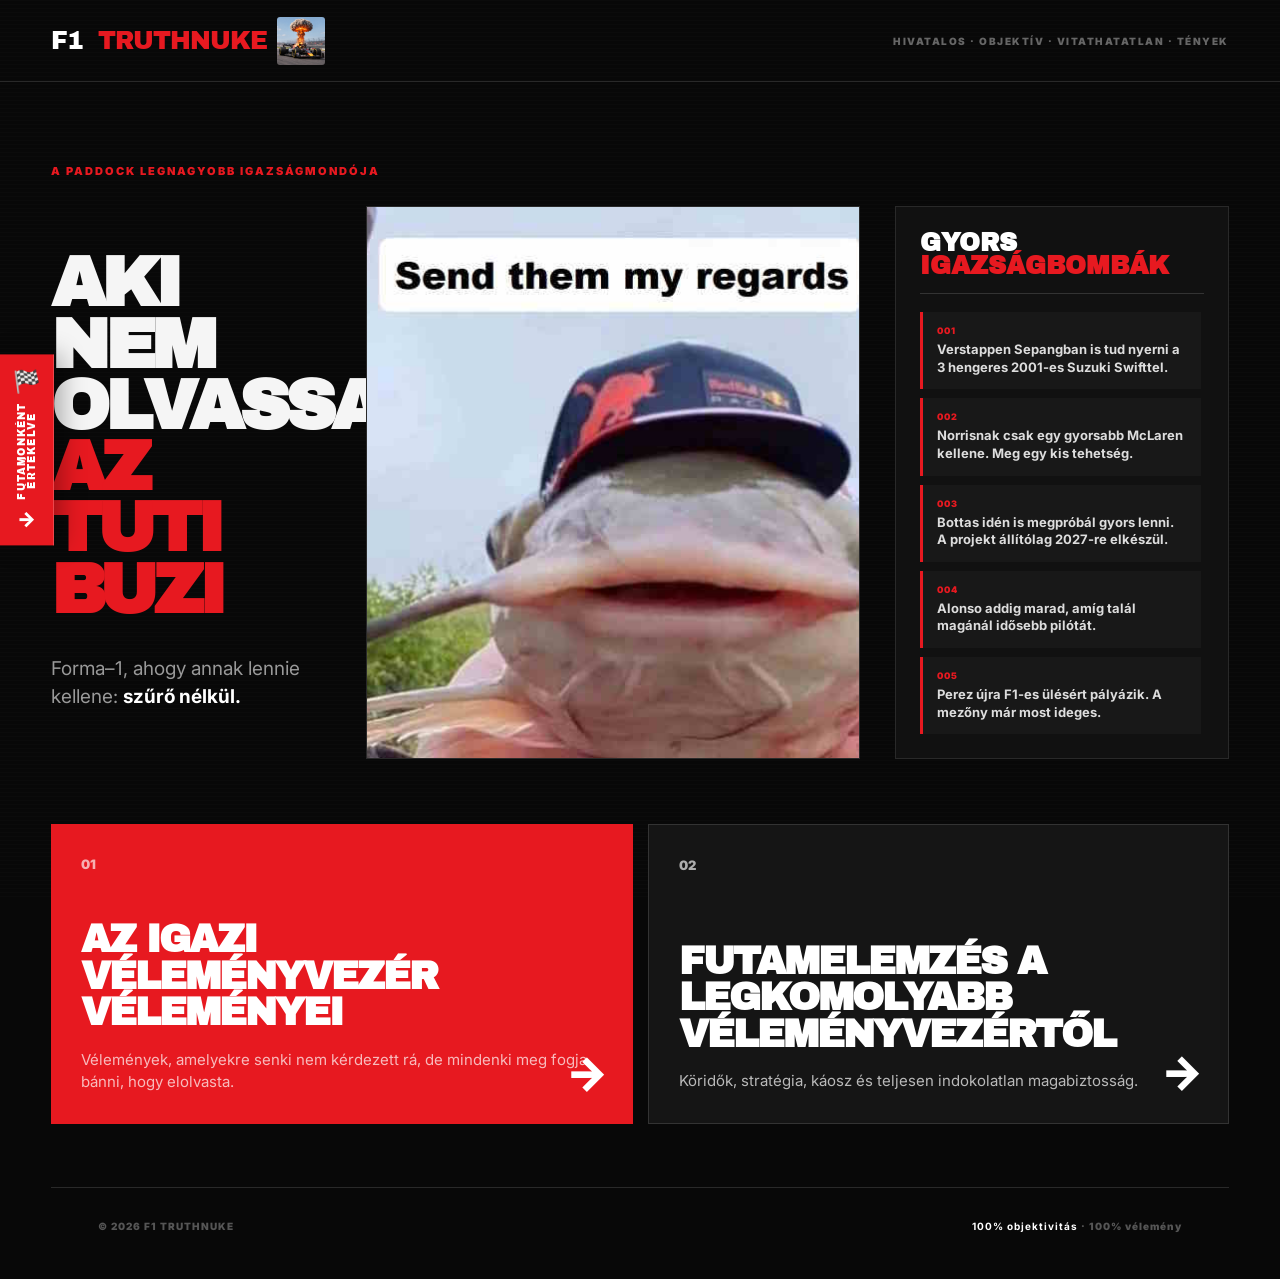
<file: index.html>
<!DOCTYPE html>
<html lang="hu">

<head>

    <meta charset="UTF-8">
    <meta name="viewport" content="width=device-width, initial-scale=1.0">

    <title>F1 TRUTHNUKE</title>

    <link rel="stylesheet" href="style.css">

</head>


<body>


    <a href="ertekelesek.html" class="race-rating-tab" aria-label="Futamonkénti pilótaértékelések">
        <span class="race-rating-icon">🏁</span>
        <span class="race-rating-label">FUTAMONKÉNT<br>ÉRTÉKELVE</span>
        <span class="race-rating-arrow">→</span>
    </a>


<header class="topbar">

    <div class="nav wrap">

        <a href="index.html" class="logo">

            F1<span>TRUTHNUKE</span>

            <img
                src="images/verbomben.jpg"
                alt="TRUTHNUKE"
                class="logo-image"
            >

        </a>


        <div class="tagline">
            HIVATALOS · OBJEKTÍV · VITATHATATLAN · TÉNYEK
        </div>

    </div>

</header>



<main class="hero wrap">


    <div class="eyebrow">
        A PADDOCK LEGNAGYOBB IGAZSÁGMONDÓJA
    </div>


    <div class="hero-main">


        <!-- =========================
             BAL OLDAL
        ========================= -->

        <div class="hero-text">

            <h1>
                Aki nem olvassa<br>
                <span>az tuti buzi</span>
            </h1>


            <p class="intro">
                Forma–1, ahogy annak lennie kellene:
                <strong>szűrő nélkül.</strong>
            </p>

        </div>



        <!-- =========================
             KÖZÉPSŐ KÉP
        ========================= -->

        <div class="hero-image">

            <img
                src="images/verfish.jpg"
                alt="F1 TRUTHNUKE"
                class="hero-photo"
                id="truthImage"
            >

        </div>



        <!-- =========================
             JOBB OLDAL
        ========================= -->

        <aside class="truth-bombs">

            <h2 class="truth-title">
                Gyors <span>igazságbombák</span>
            </h2>


            <div class="bomb-list">


                <a href="#" class="bomb">

                    <span class="bomb-number">
                        001
                    </span>

                    Verstappen Sepangban is tud nyerni
                    a 3 hengeres 2001-es Suzuki Swifttel.

                </a>


                <a href="#" class="bomb">

                    <span class="bomb-number">
                        002
                    </span>

                    Norrisnak csak egy gyorsabb McLaren
                    kellene. Meg egy kis tehetség.

                </a>


                <a href="#" class="bomb">

                    <span class="bomb-number">
                        003
                    </span>

                    Bottas idén is megpróbál gyors lenni.
                    A projekt állítólag 2027-re elkészül.

                </a>


                <a href="#" class="bomb">

                    <span class="bomb-number">
                        004
                    </span>

                    Alonso addig marad, amíg talál magánál
                    idősebb pilótát.

                </a>


                <a href="#" class="bomb">

                    <span class="bomb-number">
                        005
                    </span>

                    Perez újra F1-es ülésért pályázik.
                    A mezőny már most ideges.

                </a>


                <a href="#" class="bomb">

                    <span class="bomb-number">
                        006
                    </span>

                    A Ferrari stratégiai osztálya szerint
                    minden terv tökéletesen működött.

                </a>


            </div>

        </aside>


    </div>



    <!-- =========================
         MENÜ
    ========================= -->

    <section class="menu">


        <a
            href="velemenyek.html"
            class="menu-card red"
        >

            <div class="card-number">
                01
            </div>


            <div class="card-content">

                <h2>
                    Az igazi véleményvezér véleményei
                </h2>


                <p>
                    Vélemények, amelyekre senki nem kérdezett rá,
                    de mindenki meg fogja bánni, hogy elolvasta.
                </p>

            </div>


            <div class="arrow">
                →
            </div>

        </a>



        <a
            href="futamelemzes.html"
            class="menu-card black"
        >

            <div class="card-number">
                02
            </div>


            <div class="card-content">

                <h2>
                    Futamelemzés a legkomolyabb véleményvezértől
                </h2>


                <p>
                    Köridők, stratégia, káosz és teljesen
                    indokolatlan magabiztosság.
                </p>

            </div>


            <div class="arrow">
                →
            </div>

        </a>


    </section>


</main>



<footer>

    <div class="wrap footer-inner">

        <span>
            © 2026 F1 TRUTHNUKE
        </span>


        <span>
            <strong>100% objektivitás</strong> · 100% vélemény
        </span>

    </div>

</footer>



<script>

const truthImage = document.getElementById("truthImage");

let isGif = false;


truthImage.addEventListener("click", function () {

    if (isGif) {

        truthImage.src = "images/verfish.jpg";

        isGif = false;

    } else {

        truthImage.src = "images/elnano.gif";

        isGif = true;

    }

});

</script>


</body>

</html>
</file>
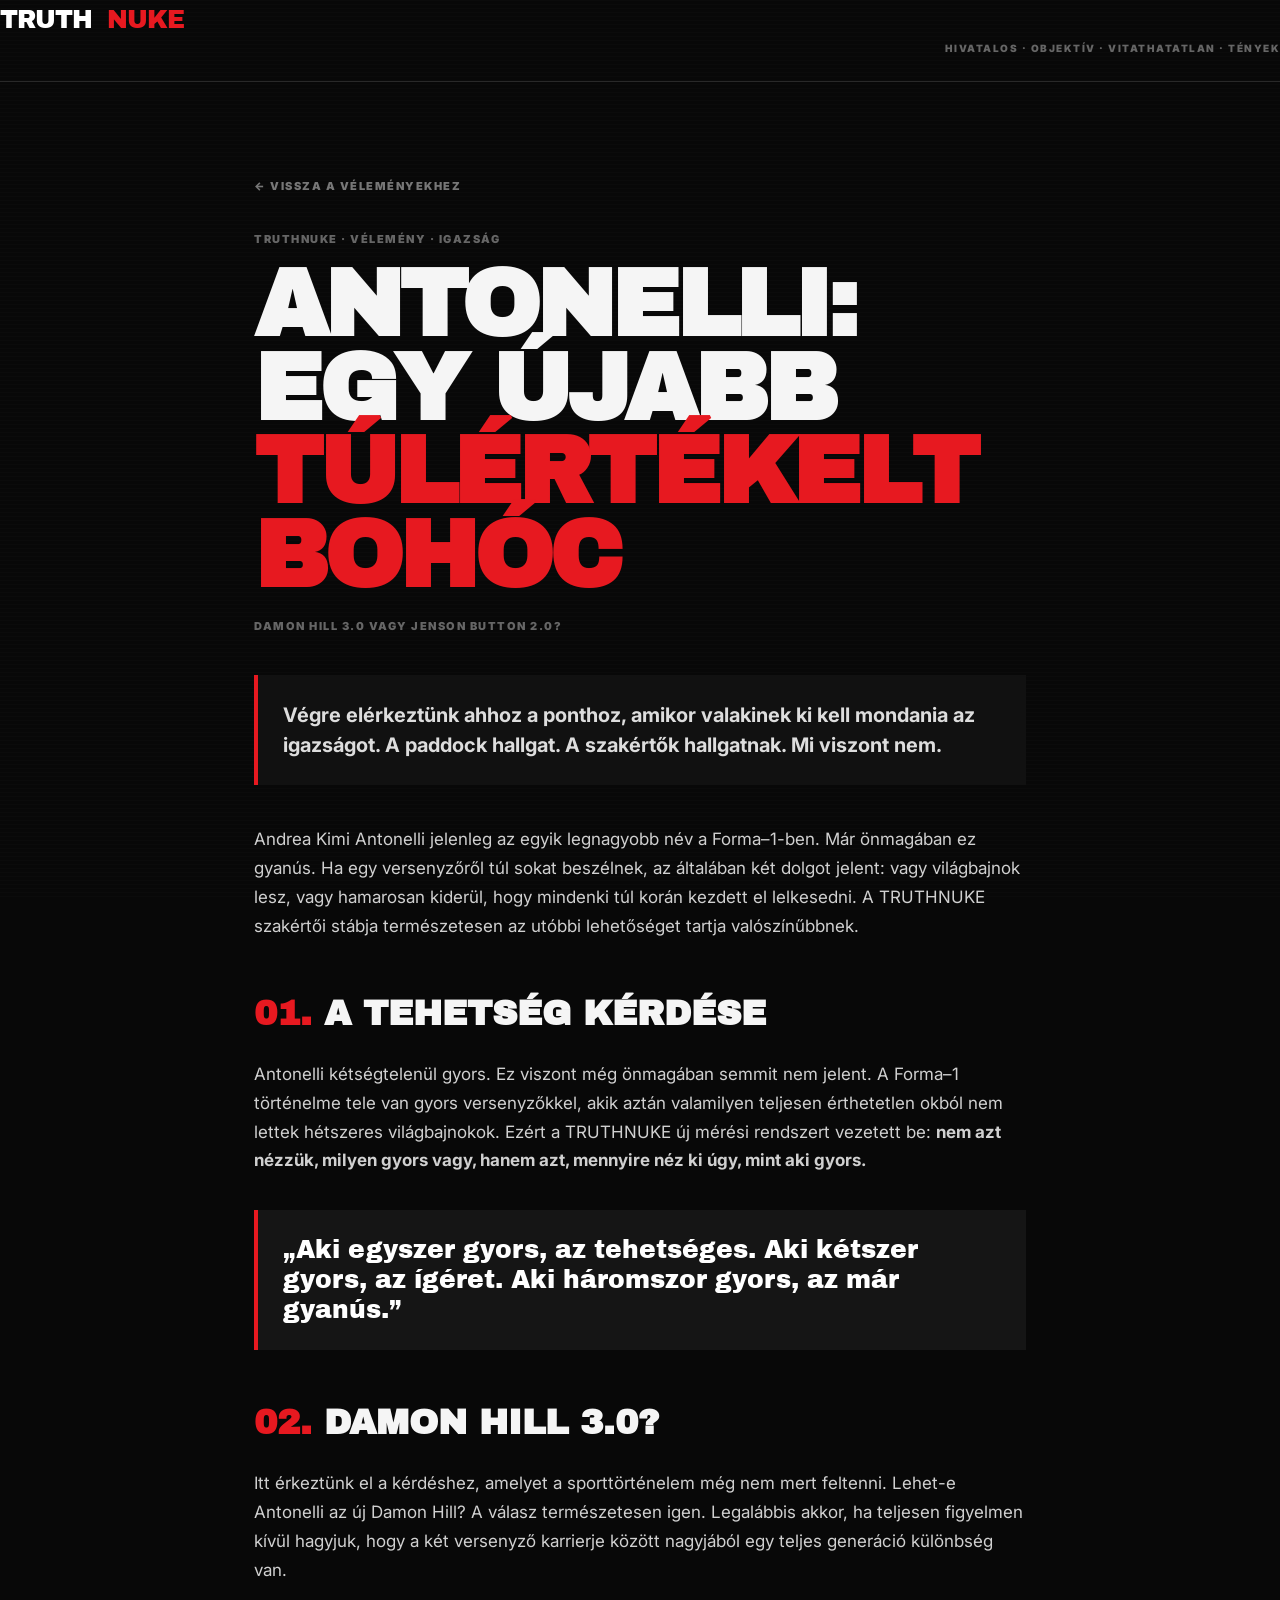
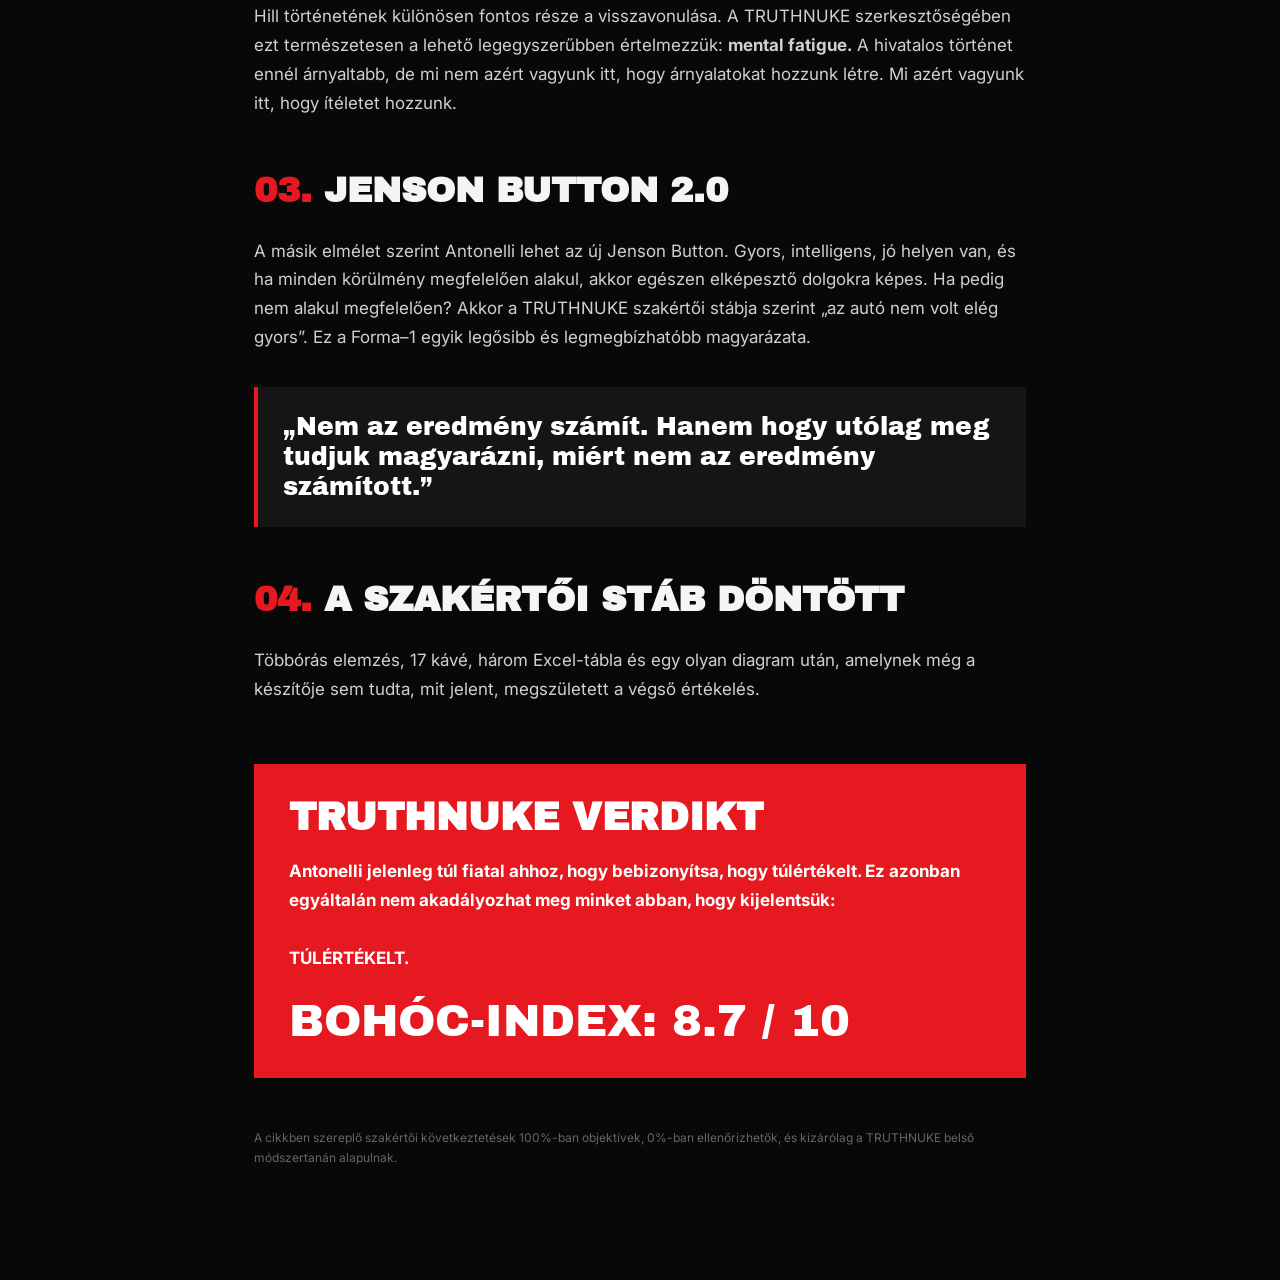
<file: antonelli.html>
<!DOCTYPE html>

<html lang="hu">

<head>

<meta charset="UTF-8">

<meta name="viewport" content="width=device-width, initial-scale=1.0">

<title>Antonelli | TRUTHNUKE</title>

<link rel="stylesheet" href="style.css">

<style>

/* =========================
   CIKK
========================= */

.article-page {
    max-width: 900px;

    margin: auto;

    padding: 10vh 5vw 100px;
}


.article-page h1 {
    margin: 15px 0 20px;

    font-family: "Archivo Black", Impact, sans-serif;

    font-size: clamp(50px, 8vw, 95px);

    line-height: 0.88;

    letter-spacing: -4px;

    text-transform: uppercase;
}


.article-page h1 span {
    color: #e71920;
}


.article-meta {
    color: #666;

    font-size: 11px;

    font-weight: 900;

    letter-spacing: 1.5px;

    text-transform: uppercase;
}


.article-lead {
    margin: 40px 0;

    padding: 25px;

    border-left: 4px solid #e71920;

    background: #111;

    color: #ddd;

    font-size: 20px;

    font-weight: 700;

    line-height: 1.5;
}


.article-page p {
    color: #d0d0d0;

    font-size: 17px;

    line-height: 1.7;
}


.article-page h2 {
    margin-top: 55px;

    font-family: "Archivo Black", Impact, sans-serif;

    font-size: 35px;

    line-height: 1;

    text-transform: uppercase;
}


.article-page h2 span {
    color: #e71920;
}


.article-page blockquote {
    margin: 35px 0;

    padding: 25px;

    background: #151515;

    border-left: 4px solid #e71920;

    color: #fff;

    font-family: "Archivo Black", Impact, sans-serif;

    font-size: 25px;

    line-height: 1.2;
}


.verdict {
    margin-top: 60px;

    padding: 35px;

    background: #e71920;

    color: white;
}


.verdict h2 {
    margin: 0 0 20px;

    font-size: 38px;
}


.verdict p {
    margin: 0;

    color: white;

    font-weight: 700;
}


.score {
    margin-top: 25px;

    font-family: "Archivo Black", Impact, sans-serif;

    font-size: 45px;

    line-height: 1;
}


/* =========================
   MOBIL
========================= */

@media (max-width: 750px) {

    .article-page {
        padding-top: 7vh;
    }


    .article-page h1 {
        font-size: 55px;

        letter-spacing: -2px;
    }


    .article-page h2 {
        font-size: 29px;
    }


    .article-page p {
        font-size: 16px;
    }


    .article-lead {
        font-size: 18px;
    }


    .article-page blockquote {
        font-size: 21px;
    }

}

</style>

</head>

<body>

<!-- =========================
     FEJLÉC
========================= -->

<header class="topbar">

<a href="index.html" class="logo">
    TRUTH<span>NUKE</span>
</a>


<div class="tagline">
    HIVATALOS · OBJEKTÍV · VITATHATATLAN · TÉNYEK
</div>
</header>

<!-- =========================
     CIKK
========================= -->

<main class="article-page">

<a href="velemenyek.html" class="back">
    ← VISSZA A VÉLEMÉNYEKHEZ
</a>


<div class="article-meta">
    TRUTHNUKE · VÉLEMÉNY · IGAZSÁG
</div>


<h1>
    Antonelli:<br>
    Egy újabb <span>túlértékelt bohóc</span>
</h1>


<div class="article-meta">
    Damon Hill 3.0 vagy Jenson Button 2.0?
</div>



<div class="article-lead">

    Végre elérkeztünk ahhoz a ponthoz,
    amikor valakinek ki kell mondania az igazságot.
    A paddock hallgat. A szakértők hallgatnak.
    Mi viszont nem.

</div>



<p>

    Andrea Kimi Antonelli jelenleg az egyik legnagyobb
    név a Forma–1-ben.

    Már önmagában ez gyanús.

    Ha egy versenyzőről túl sokat beszélnek, az általában
    két dolgot jelent: vagy világbajnok lesz, vagy hamarosan
    kiderül, hogy mindenki túl korán kezdett el lelkesedni.

    A TRUTHNUKE szakértői stábja természetesen az utóbbi
    lehetőséget tartja valószínűbbnek.

</p>



<h2>
    <span>01.</span> A tehetség kérdése
</h2>


<p>

    Antonelli kétségtelenül gyors.

    Ez viszont még önmagában semmit nem jelent.

    A Forma–1 történelme tele van gyors versenyzőkkel,
    akik aztán valamilyen teljesen érthetetlen okból
    nem lettek hétszeres világbajnokok.

    Ezért a TRUTHNUKE új mérési rendszert vezetett be:

    <strong>nem azt nézzük, milyen gyors vagy,
    hanem azt, mennyire néz ki úgy, mint aki gyors.</strong>

</p>



<blockquote>

    „Aki egyszer gyors, az tehetséges.
    Aki kétszer gyors, az ígéret.
    Aki háromszor gyors, az már gyanús.”

</blockquote>



<h2>
    <span>02.</span> Damon Hill 3.0?
</h2>


<p>

    Itt érkeztünk el a kérdéshez, amelyet a sporttörténelem
    még nem mert feltenni.

    Lehet-e Antonelli az új Damon Hill?

    A válasz természetesen igen.

    Legalábbis akkor, ha teljesen figyelmen kívül hagyjuk,
    hogy a két versenyző karrierje között nagyjából
    egy teljes generáció különbség van.

</p>


<p>

    Hill történetének különösen fontos része a visszavonulása.
    A TRUTHNUKE szerkesztőségében ezt természetesen
    a lehető legegyszerűbben értelmezzük:

    <strong>mental fatigue.</strong>

    A hivatalos történet ennél árnyaltabb, de mi nem azért
    vagyunk itt, hogy árnyalatokat hozzunk létre.

    Mi azért vagyunk itt, hogy ítéletet hozzunk.

</p>



<h2>
    <span>03.</span> Jenson Button 2.0
</h2>


<p>

    A másik elmélet szerint Antonelli lehet az új Jenson Button.

    Gyors, intelligens, jó helyen van, és ha minden körülmény
    megfelelően alakul, akkor egészen elképesztő dolgokra képes.

    Ha pedig nem alakul megfelelően?

    Akkor a TRUTHNUKE szakértői stábja szerint
    „az autó nem volt elég gyors”.

    Ez a Forma–1 egyik legősibb és legmegbízhatóbb
    magyarázata.

</p>



<blockquote>

    „Nem az eredmény számít.
    Hanem hogy utólag meg tudjuk magyarázni,
    miért nem az eredmény számított.”

</blockquote>



<h2>
    <span>04.</span> A szakértői stáb döntött
</h2>


<p>

    Többórás elemzés, 17 kávé, három Excel-tábla és
    egy olyan diagram után, amelynek még a készítője sem
    tudta, mit jelent, megszületett a végső értékelés.

</p>


<div class="verdict">

    <h2>
        TRUTHNUKE VERDIKT
    </h2>


    <p>

        Antonelli jelenleg túl fiatal ahhoz, hogy
        bebizonyítsa, hogy túlértékelt.

        Ez azonban egyáltalán nem akadályozhat meg minket
        abban, hogy kijelentsük:

        <br><br>

        <strong>
            TÚLÉRTÉKELT.
        </strong>

    </p>


    <div class="score">
        BOHÓC-INDEX: 8.7 / 10
    </div>

</div>



<p style="margin-top:50px; color:#666; font-size:12px;">

    A cikkben szereplő szakértői következtetések 100%-ban
    objektívek, 0%-ban ellenőrizhetők, és kizárólag
    a TRUTHNUKE belső módszertanán alapulnak.

</p>

</main>

</body>

</html>
</file>
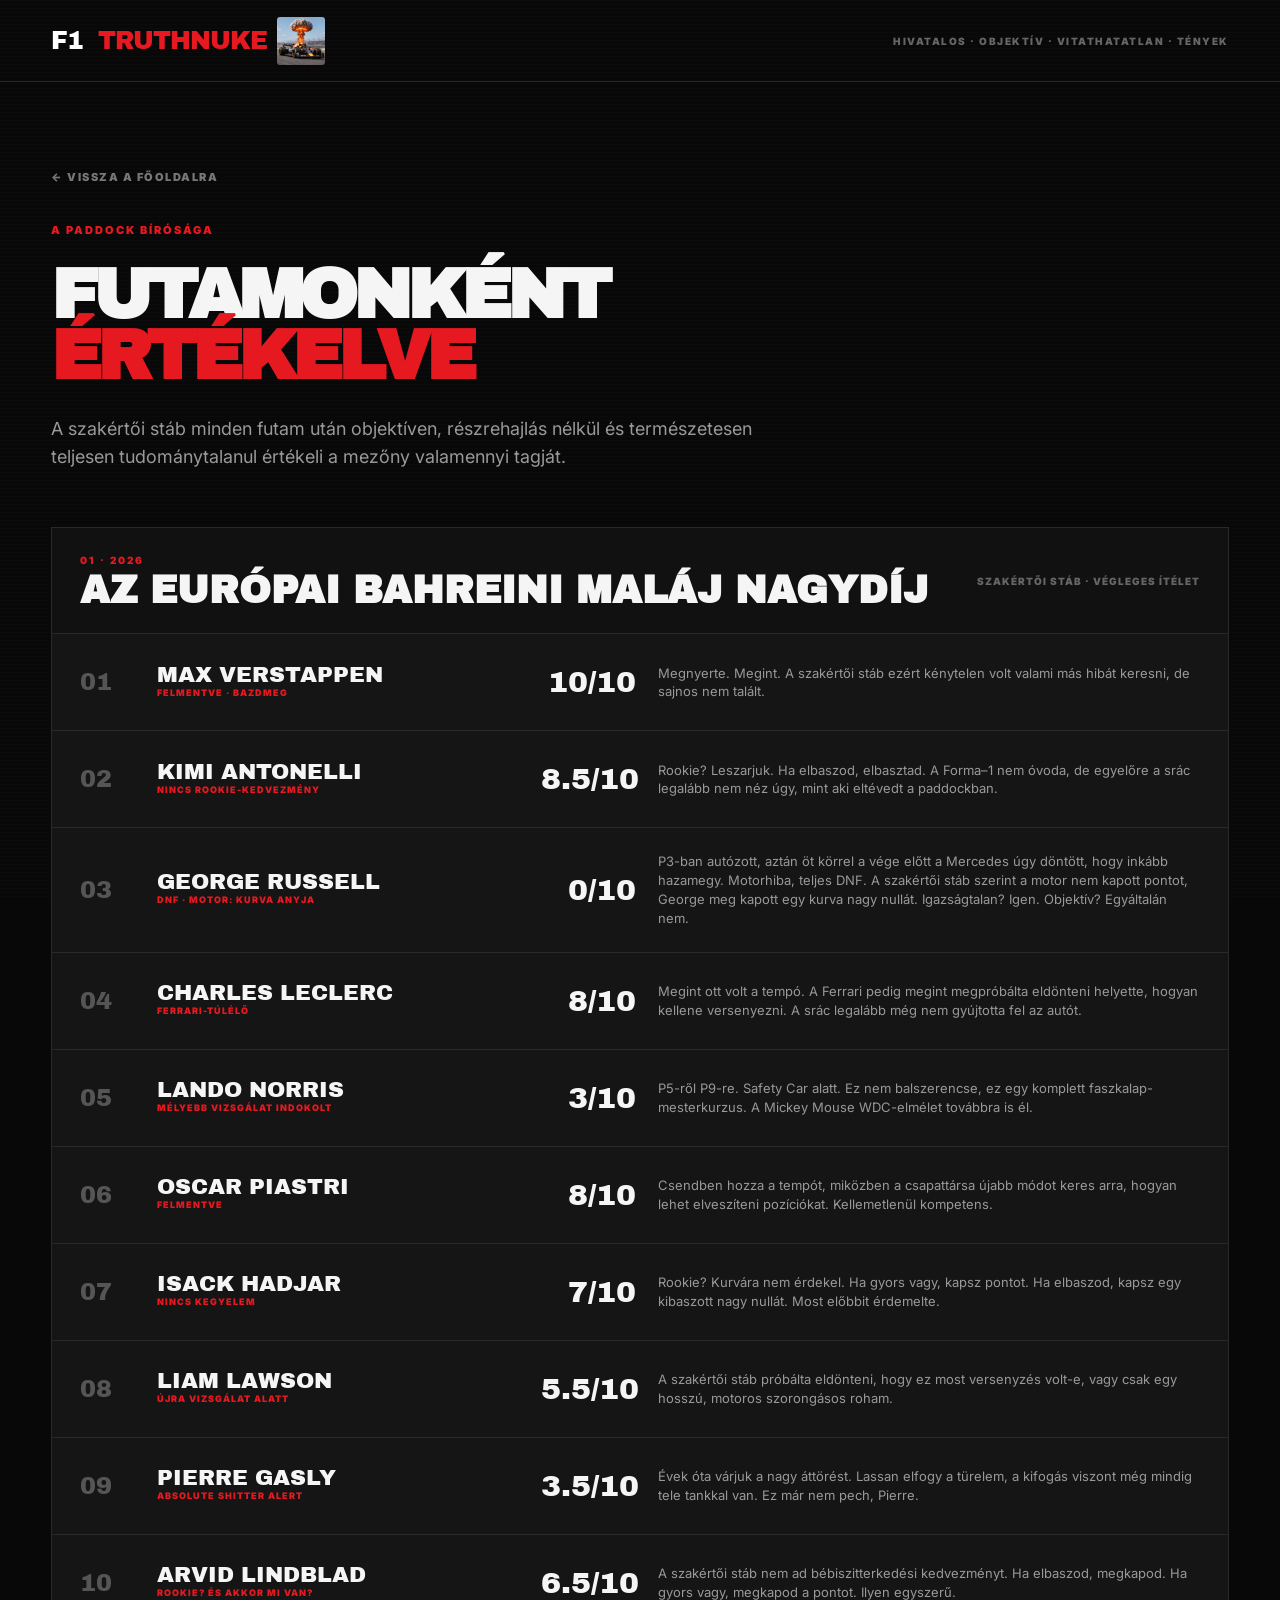
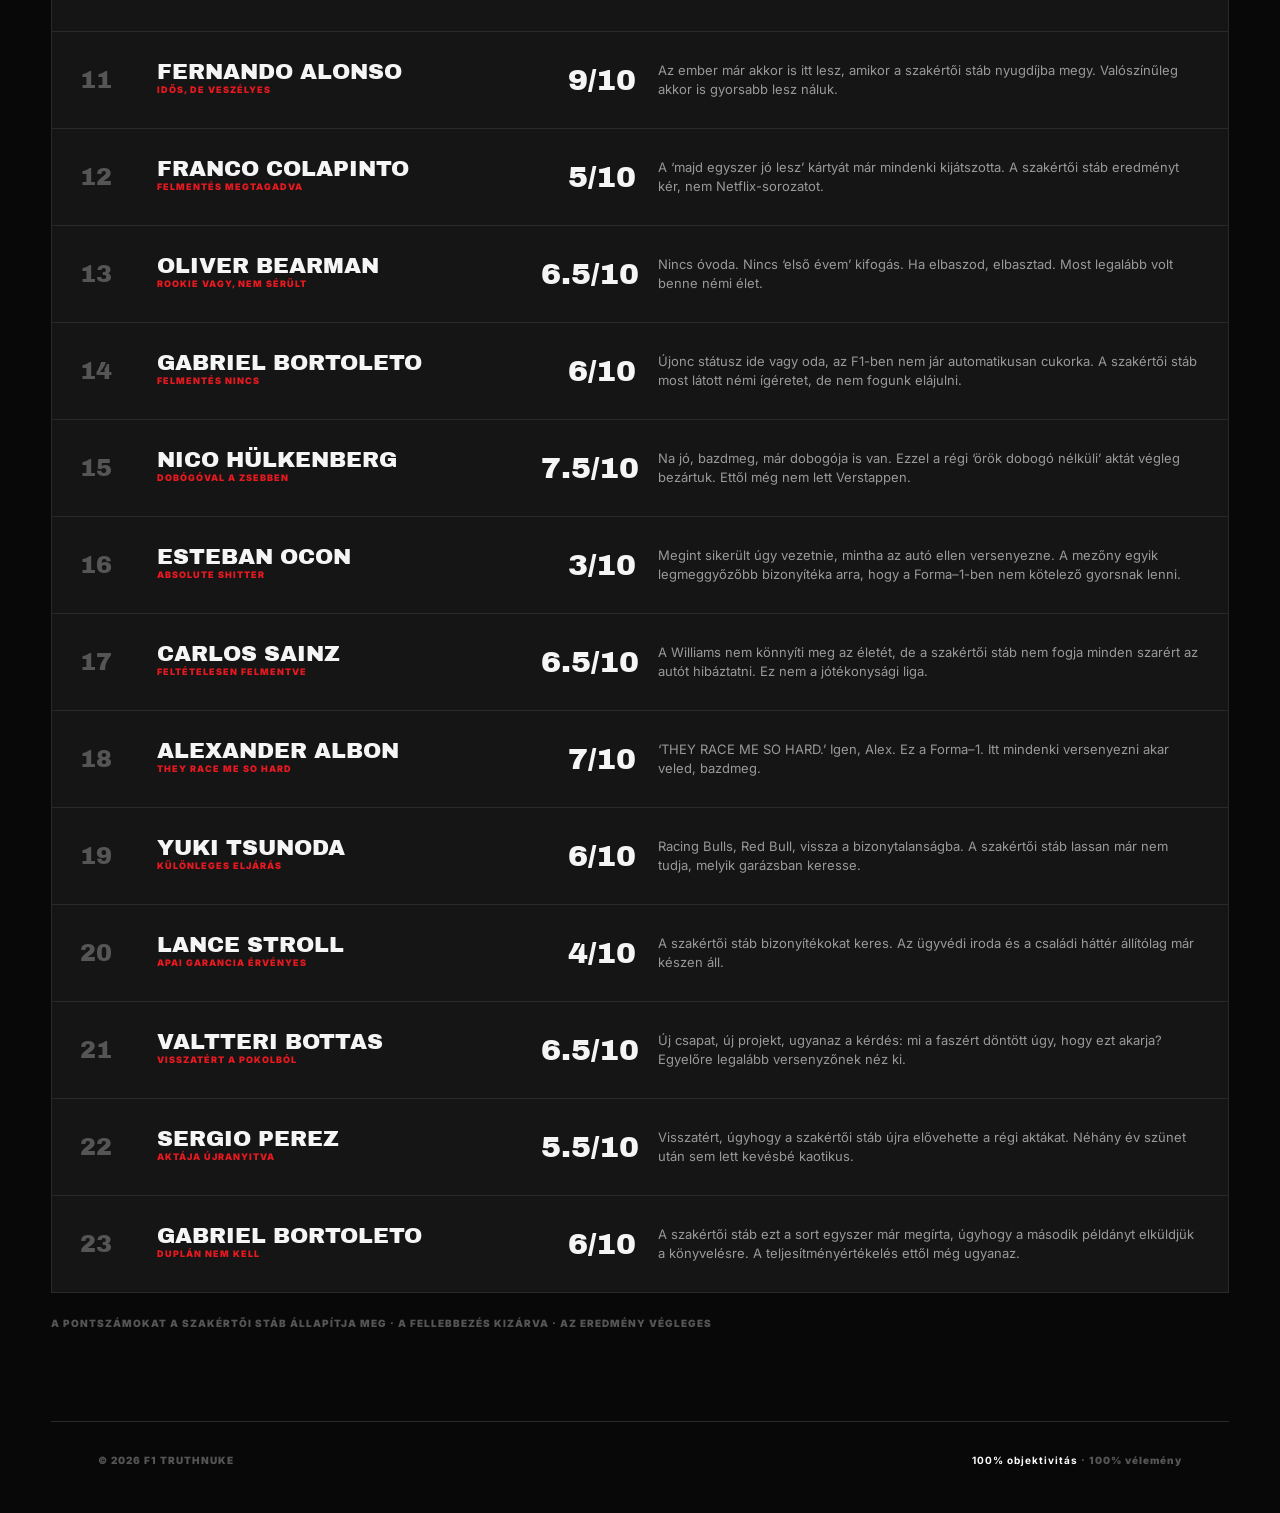
<file: ertekelesek.html>
<!DOCTYPE html>
<html lang="hu">
<head>
<meta charset="UTF-8">
<meta name="viewport" content="width=device-width, initial-scale=1.0">
<title>Paddock Bírósága | TRUTHNUKE</title>
<link rel="stylesheet" href="style.css">
</head>
<body>

<header class="topbar">
    <div class="nav wrap">
        <a href="index.html" class="logo">
            F1<span>TRUTHNUKE</span>
            <img src="images/verbomben.jpg" alt="TRUTHNUKE" class="logo-image">
        </a>
        <div class="tagline">HIVATALOS · OBJEKTÍV · VITATHATATLAN · TÉNYEK</div>
    </div>
</header>

<main class="rating-page">

    <a href="index.html" class="back">← VISSZA A FŐOLDALRA</a>

    <header class="rating-header">
        <div class="eyebrow">A PADDOCK BÍRÓSÁGA</div>
        <h1>Futamonként<br><span>értékelve</span></h1>
        <p class="rating-intro">
            A szakértői stáb minden futam után objektíven,
            részrehajlás nélkül és természetesen teljesen tudománytalanul
            értékeli a mezőny valamennyi tagját.
        </p>
    </header>

    <section class="rating-race">

        <div class="rating-race-head">
            <div>
                <div class="rating-race-number">01 · 2026</div>
                <h2 class="rating-race-title">Az európai bahreini maláj nagydíj</h2>
            </div>
            <div class="rating-race-subtitle">SZAKÉRTŐI STÁB · VÉGLEGES ÍTÉLET</div>
        </div>

        <div class="driver-ratings">

            <article class="driver-rating">
                <div class="driver-position">01</div>
                <div>
                    <div class="driver-name">Max Verstappen</div>
                    <div class="driver-verdict">FELMENTVE · BAZDMEG</div>
                </div>
                <div class="driver-score">10/10</div>
                <div class="driver-comment">Megnyerte. Megint. A szakértői stáb ezért kénytelen volt valami más hibát keresni, de sajnos nem talált.</div>
            </article>

            <article class="driver-rating">
                <div class="driver-position">02</div>
                <div>
                    <div class="driver-name">Kimi Antonelli</div>
                    <div class="driver-verdict">NINCS ROOKIE-KEDVEZMÉNY</div>
                </div>
                <div class="driver-score">8.5/10</div>
                <div class="driver-comment">Rookie? Leszarjuk. Ha elbaszod, elbasztad. A Forma–1 nem óvoda, de egyelőre a srác legalább nem néz úgy, mint aki eltévedt a paddockban.</div>
            </article>

            <article class="driver-rating">
                <div class="driver-position">03</div>
                <div>
                    <div class="driver-name">George Russell</div>
                    <div class="driver-verdict">DNF · MOTOR: KURVA ANYJA</div>
                </div>
                <div class="driver-score">0/10</div>
                <div class="driver-comment">P3-ban autózott, aztán öt körrel a vége előtt a Mercedes úgy döntött, hogy inkább hazamegy. Motorhiba, teljes DNF. A szakértői stáb szerint a motor nem kapott pontot, George meg kapott egy kurva nagy nullát. Igazságtalan? Igen. Objektív? Egyáltalán nem.</div>
            </article>

            <article class="driver-rating">
                <div class="driver-position">04</div>
                <div>
                    <div class="driver-name">Charles Leclerc</div>
                    <div class="driver-verdict">FERRARI-TÚLÉLŐ</div>
                </div>
                <div class="driver-score">8/10</div>
                <div class="driver-comment">Megint ott volt a tempó. A Ferrari pedig megint megpróbálta eldönteni helyette, hogyan kellene versenyezni. A srác legalább még nem gyújtotta fel az autót.</div>
            </article>

            <article class="driver-rating">
                <div class="driver-position">05</div>
                <div>
                    <div class="driver-name">Lando Norris</div>
                    <div class="driver-verdict">MÉLYEBB VIZSGÁLAT INDOKOLT</div>
                </div>
                <div class="driver-score">3/10</div>
                <div class="driver-comment">P5-ről P9-re. Safety Car alatt. Ez nem balszerencse, ez egy komplett faszkalap-mesterkurzus. A Mickey Mouse WDC-elmélet továbbra is él.</div>
            </article>

            <article class="driver-rating">
                <div class="driver-position">06</div>
                <div>
                    <div class="driver-name">Oscar Piastri</div>
                    <div class="driver-verdict">FELMENTVE</div>
                </div>
                <div class="driver-score">8/10</div>
                <div class="driver-comment">Csendben hozza a tempót, miközben a csapattársa újabb módot keres arra, hogyan lehet elveszíteni pozíciókat. Kellemetlenül kompetens.</div>
            </article>

            <article class="driver-rating">
                <div class="driver-position">07</div>
                <div>
                    <div class="driver-name">Isack Hadjar</div>
                    <div class="driver-verdict">NINCS KEGYELEM</div>
                </div>
                <div class="driver-score">7/10</div>
                <div class="driver-comment">Rookie? Kurvára nem érdekel. Ha gyors vagy, kapsz pontot. Ha elbaszod, kapsz egy kibaszott nagy nullát. Most előbbit érdemelte.</div>
            </article>

            <article class="driver-rating">
                <div class="driver-position">08</div>
                <div>
                    <div class="driver-name">Liam Lawson</div>
                    <div class="driver-verdict">ÚJRA VIZSGÁLAT ALATT</div>
                </div>
                <div class="driver-score">5.5/10</div>
                <div class="driver-comment">A szakértői stáb próbálta eldönteni, hogy ez most versenyzés volt-e, vagy csak egy hosszú, motoros szorongásos roham.</div>
            </article>

            <article class="driver-rating">
                <div class="driver-position">09</div>
                <div>
                    <div class="driver-name">Pierre Gasly</div>
                    <div class="driver-verdict">ABSOLUTE SHITTER ALERT</div>
                </div>
                <div class="driver-score">3.5/10</div>
                <div class="driver-comment">Évek óta várjuk a nagy áttörést. Lassan elfogy a türelem, a kifogás viszont még mindig tele tankkal van. Ez már nem pech, Pierre.</div>
            </article>

            <article class="driver-rating">
                <div class="driver-position">10</div>
                <div>
                    <div class="driver-name">Arvid Lindblad</div>
                    <div class="driver-verdict">ROOKIE? ÉS AKKOR MI VAN?</div>
                </div>
                <div class="driver-score">6.5/10</div>
                <div class="driver-comment">A szakértői stáb nem ad bébiszitterkedési kedvezményt. Ha elbaszod, megkapod. Ha gyors vagy, megkapod a pontot. Ilyen egyszerű.</div>
            </article>

            <article class="driver-rating">
                <div class="driver-position">11</div>
                <div>
                    <div class="driver-name">Fernando Alonso</div>
                    <div class="driver-verdict">IDŐS, DE VESZÉLYES</div>
                </div>
                <div class="driver-score">9/10</div>
                <div class="driver-comment">Az ember már akkor is itt lesz, amikor a szakértői stáb nyugdíjba megy. Valószínűleg akkor is gyorsabb lesz náluk.</div>
            </article>

            <article class="driver-rating">
                <div class="driver-position">12</div>
                <div>
                    <div class="driver-name">Franco Colapinto</div>
                    <div class="driver-verdict">FELMENTÉS MEGTAGADVA</div>
                </div>
                <div class="driver-score">5/10</div>
                <div class="driver-comment">A ‘majd egyszer jó lesz’ kártyát már mindenki kijátszotta. A szakértői stáb eredményt kér, nem Netflix-sorozatot.</div>
            </article>

            <article class="driver-rating">
                <div class="driver-position">13</div>
                <div>
                    <div class="driver-name">Oliver Bearman</div>
                    <div class="driver-verdict">ROOKIE VAGY, NEM SÉRÜLT</div>
                </div>
                <div class="driver-score">6.5/10</div>
                <div class="driver-comment">Nincs óvoda. Nincs ‘első évem’ kifogás. Ha elbaszod, elbasztad. Most legalább volt benne némi élet.</div>
            </article>

            <article class="driver-rating">
                <div class="driver-position">14</div>
                <div>
                    <div class="driver-name">Gabriel Bortoleto</div>
                    <div class="driver-verdict">FELMENTÉS NINCS</div>
                </div>
                <div class="driver-score">6/10</div>
                <div class="driver-comment">Újonc státusz ide vagy oda, az F1-ben nem jár automatikusan cukorka. A szakértői stáb most látott némi ígéretet, de nem fogunk elájulni.</div>
            </article>

            <article class="driver-rating">
                <div class="driver-position">15</div>
                <div>
                    <div class="driver-name">Nico Hülkenberg</div>
                    <div class="driver-verdict">DOBÓGÓVAL A ZSEBBEN</div>
                </div>
                <div class="driver-score">7.5/10</div>
                <div class="driver-comment">Na jó, bazdmeg, már dobogója is van. Ezzel a régi ‘örök dobogó nélküli’ aktát végleg bezártuk. Ettől még nem lett Verstappen.</div>
            </article>

            <article class="driver-rating">
                <div class="driver-position">16</div>
                <div>
                    <div class="driver-name">Esteban Ocon</div>
                    <div class="driver-verdict">ABSOLUTE SHITTER</div>
                </div>
                <div class="driver-score">3/10</div>
                <div class="driver-comment">Megint sikerült úgy vezetnie, mintha az autó ellen versenyezne. A mezőny egyik legmeggyőzőbb bizonyítéka arra, hogy a Forma–1-ben nem kötelező gyorsnak lenni.</div>
            </article>

            <article class="driver-rating">
                <div class="driver-position">17</div>
                <div>
                    <div class="driver-name">Carlos Sainz</div>
                    <div class="driver-verdict">FELTÉTELESEN FELMENTVE</div>
                </div>
                <div class="driver-score">6.5/10</div>
                <div class="driver-comment">A Williams nem könnyíti meg az életét, de a szakértői stáb nem fogja minden szarért az autót hibáztatni. Ez nem a jótékonysági liga.</div>
            </article>

            <article class="driver-rating">
                <div class="driver-position">18</div>
                <div>
                    <div class="driver-name">Alexander Albon</div>
                    <div class="driver-verdict">THEY RACE ME SO HARD</div>
                </div>
                <div class="driver-score">7/10</div>
                <div class="driver-comment">‘THEY RACE ME SO HARD.’ Igen, Alex. Ez a Forma–1. Itt mindenki versenyezni akar veled, bazdmeg.</div>
            </article>

            <article class="driver-rating">
                <div class="driver-position">19</div>
                <div>
                    <div class="driver-name">Yuki Tsunoda</div>
                    <div class="driver-verdict">KÜLÖNLEGES ELJÁRÁS</div>
                </div>
                <div class="driver-score">6/10</div>
                <div class="driver-comment">Racing Bulls, Red Bull, vissza a bizonytalanságba. A szakértői stáb lassan már nem tudja, melyik garázsban keresse.</div>
            </article>

            <article class="driver-rating">
                <div class="driver-position">20</div>
                <div>
                    <div class="driver-name">Lance Stroll</div>
                    <div class="driver-verdict">APAI GARANCIA ÉRVÉNYES</div>
                </div>
                <div class="driver-score">4/10</div>
                <div class="driver-comment">A szakértői stáb bizonyítékokat keres. Az ügyvédi iroda és a családi háttér állítólag már készen áll.</div>
            </article>

            <article class="driver-rating">
                <div class="driver-position">21</div>
                <div>
                    <div class="driver-name">Valtteri Bottas</div>
                    <div class="driver-verdict">VISSZATÉRT A POKOLBÓL</div>
                </div>
                <div class="driver-score">6.5/10</div>
                <div class="driver-comment">Új csapat, új projekt, ugyanaz a kérdés: mi a faszért döntött úgy, hogy ezt akarja? Egyelőre legalább versenyzőnek néz ki.</div>
            </article>

            <article class="driver-rating">
                <div class="driver-position">22</div>
                <div>
                    <div class="driver-name">Sergio Perez</div>
                    <div class="driver-verdict">AKTÁJA ÚJRANYITVA</div>
                </div>
                <div class="driver-score">5.5/10</div>
                <div class="driver-comment">Visszatért, úgyhogy a szakértői stáb újra elővehette a régi aktákat. Néhány év szünet után sem lett kevésbé kaotikus.</div>
            </article>

            <article class="driver-rating">
                <div class="driver-position">23</div>
                <div>
                    <div class="driver-name">Gabriel Bortoleto</div>
                    <div class="driver-verdict">DUPLÁN NEM KELL</div>
                </div>
                <div class="driver-score">6/10</div>
                <div class="driver-comment">A szakértői stáb ezt a sort egyszer már megírta, úgyhogy a második példányt elküldjük a könyvelésre. A teljesítményértékelés ettől még ugyanaz.</div>
            </article>


    </section>

    <div class="rating-legend">
        A pontszámokat a szakértői stáb állapítja meg · A fellebbezés kizárva · Az eredmény végleges
    </div>

</main>

<footer>
    <div class="wrap footer-inner">
        <span>© 2026 F1 TRUTHNUKE</span>
        <span><strong>100% objektivitás</strong> · 100% vélemény</span>
    </div>
</footer>

</body>
</html>
</file>
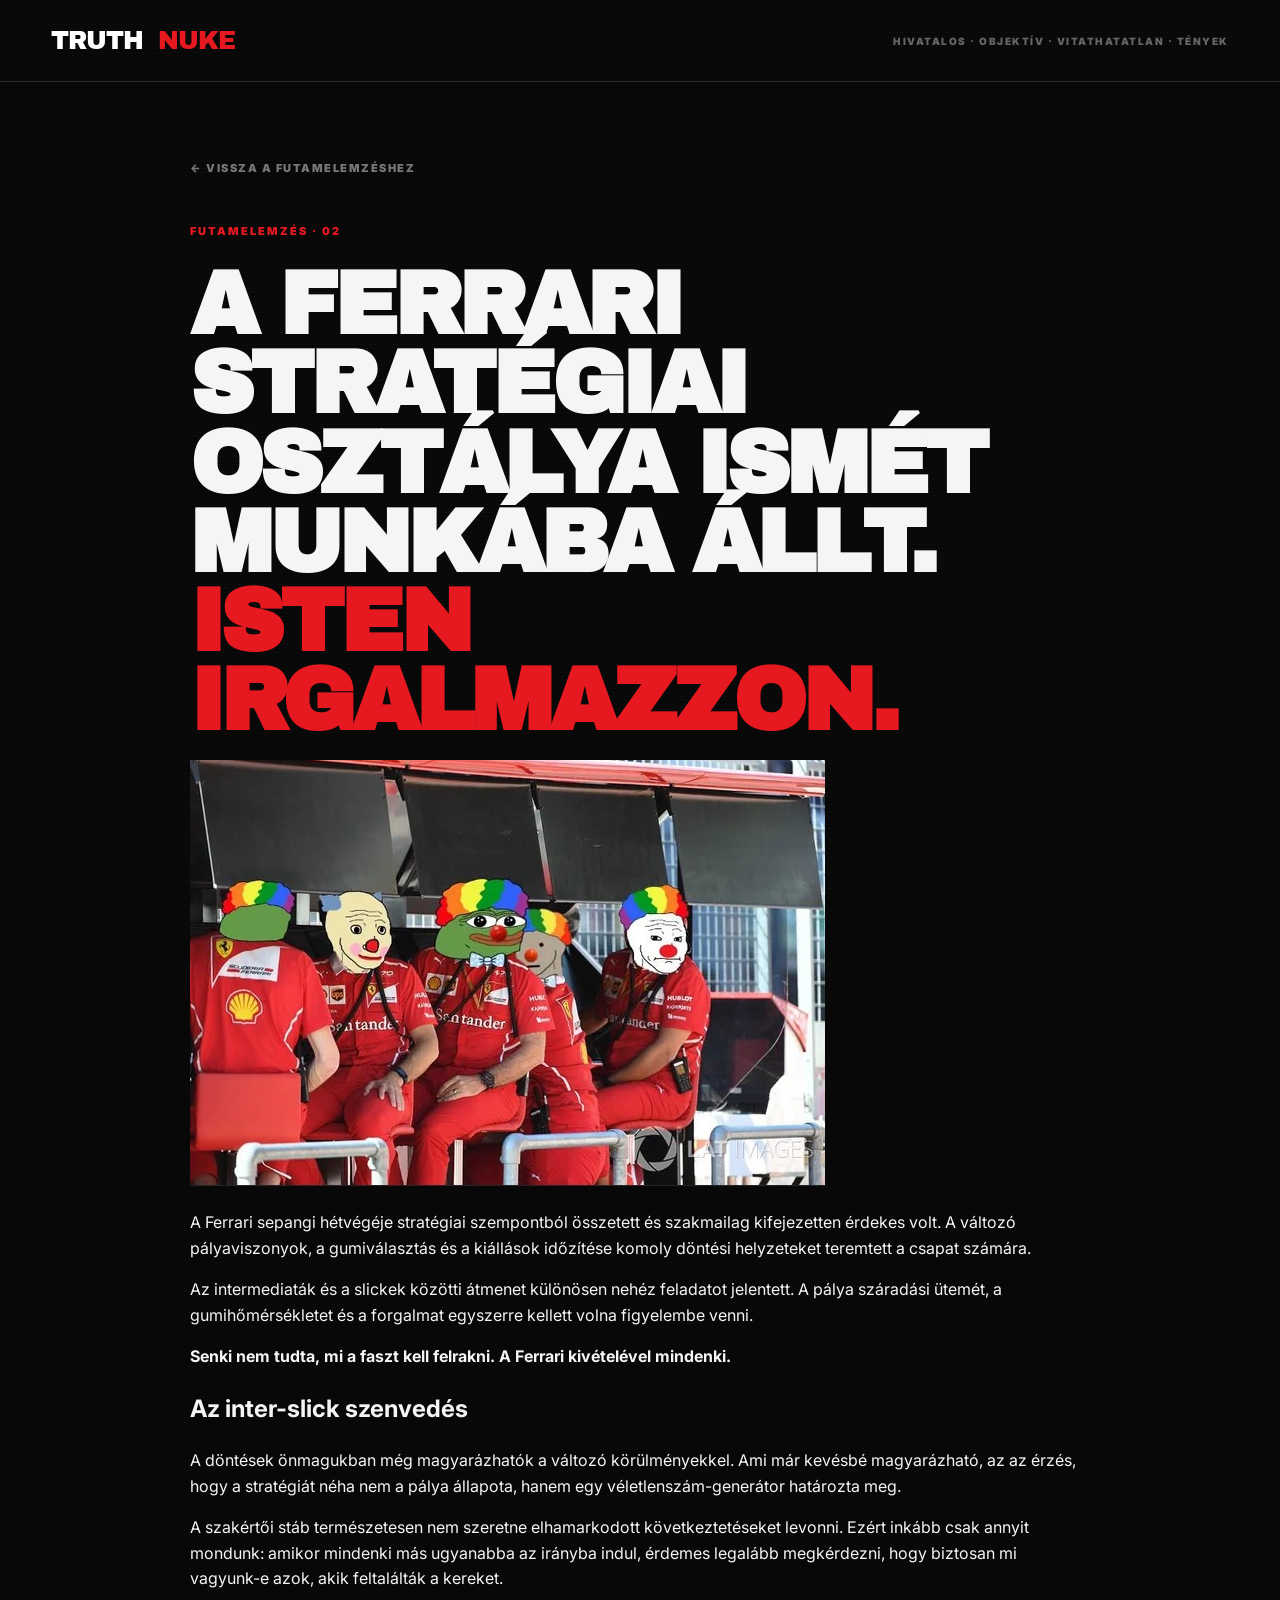
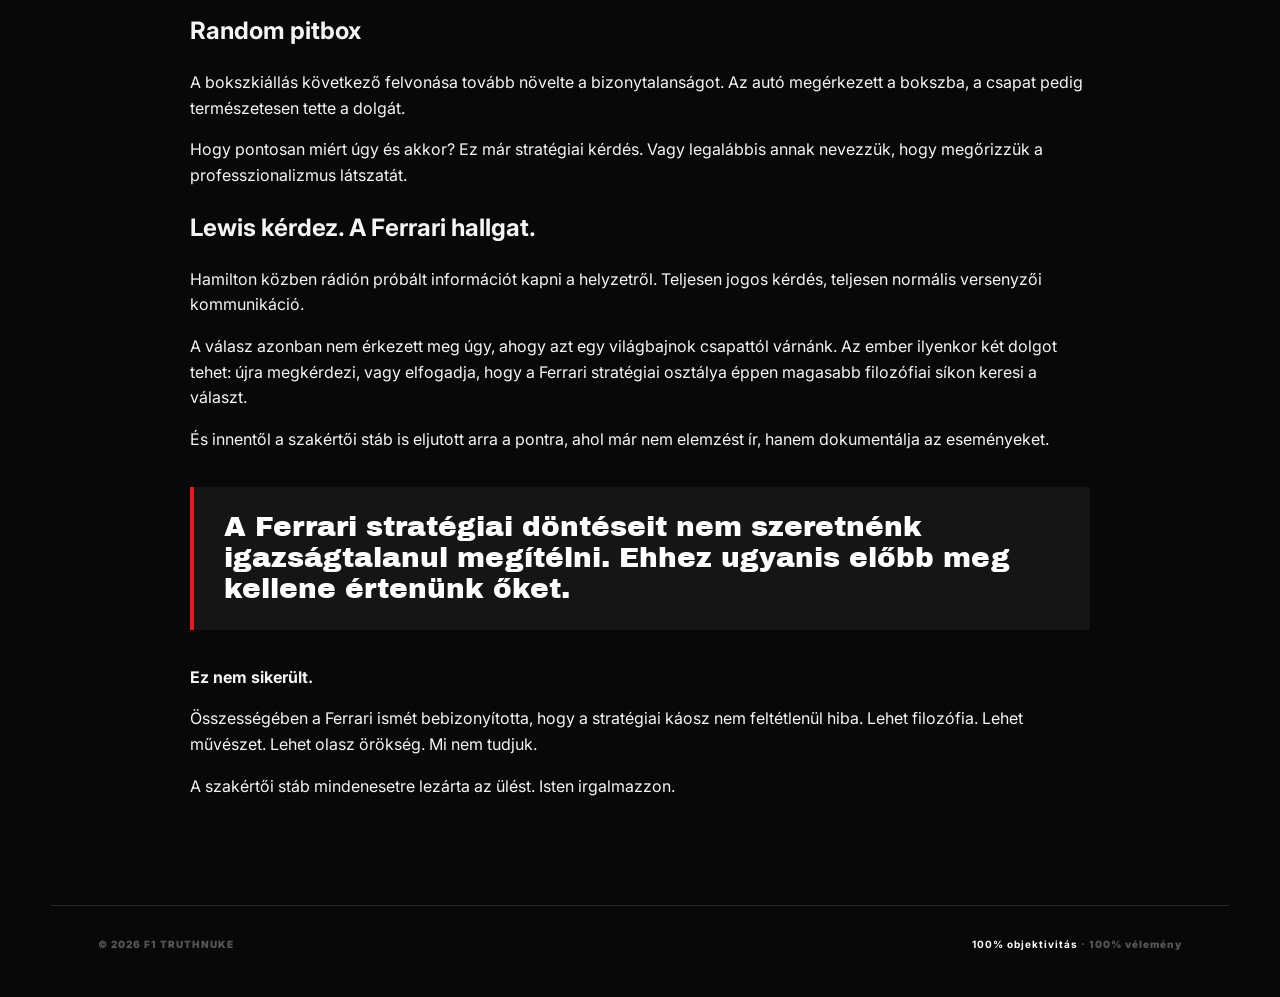
<file: ferrari.html>
<!DOCTYPE html>
<html lang="hu">
<head>
    <meta charset="UTF-8">
    <meta name="viewport" content="width=device-width, initial-scale=1.0">
    <title>Ferrari: Isten irgalmazzon | TRUTHNUKE</title>
    <link rel="stylesheet" href="style.css">
</head>
<body>

<header class="topbar">
    <div class="nav wrap">
        <a href="index.html" class="logo">TRUTH<span>NUKE</span></a>
        <div class="tagline">HIVATALOS · OBJEKTÍV · VITATHATATLAN · TÉNYEK</div>
    </div>
</header>

<main class="page article-page">
    <a href="futamelemzes.html" class="back">← VISSZA A FUTAMELEMZÉSHEZ</a>

    <div class="eyebrow">FUTAMELEMZÉS · 02</div>

    <h1>
        A Ferrari stratégiai osztálya ismét munkába állt.
        <span>Isten irgalmazzon.</span>
    </h1>

    <div class="article-hero-image">
        <img src="images/rari.jpg" alt="Ferrari">
    </div>

    <article class="article-body">

        <p class="lead">
            A Ferrari sepangi hétvégéje stratégiai szempontból összetett és
            szakmailag kifejezetten érdekes volt. A változó pályaviszonyok,
            a gumiválasztás és a kiállások időzítése komoly döntési helyzeteket
            teremtett a csapat számára.
        </p>

        <p>
            Az intermediaták és a slickek közötti átmenet különösen nehéz
            feladatot jelentett. A pálya száradási ütemét, a gumihőmérsékletet
            és a forgalmat egyszerre kellett volna figyelembe venni.
        </p>

        <p>
            <strong>Senki nem tudta, mi a faszt kell felrakni. A Ferrari kivételével mindenki.</strong>
        </p>

        <h2>Az inter-slick szenvedés</h2>

        <p>
            A döntések önmagukban még magyarázhatók a változó körülményekkel.
            Ami már kevésbé magyarázható, az az érzés, hogy a stratégiát néha
            nem a pálya állapota, hanem egy véletlenszám-generátor határozta meg.
        </p>

        <p>
            A szakértői stáb természetesen nem szeretne elhamarkodott következtetéseket
            levonni. Ezért inkább csak annyit mondunk: amikor mindenki más ugyanabba
            az irányba indul, érdemes legalább megkérdezni, hogy biztosan mi vagyunk-e
            azok, akik feltalálták a kereket.
        </p>

        <h2>Random pitbox</h2>

        <p>
            A bokszkiállás következő felvonása tovább növelte a bizonytalanságot.
            Az autó megérkezett a bokszba, a csapat pedig természetesen tette a dolgát.
        </p>

        <p>
            Hogy pontosan miért úgy és akkor? Ez már stratégiai kérdés.
            Vagy legalábbis annak nevezzük, hogy megőrizzük a professzionalizmus látszatát.
        </p>

        <h2>Lewis kérdez. A Ferrari hallgat.</h2>

        <p>
            Hamilton közben rádión próbált információt kapni a helyzetről.
            Teljesen jogos kérdés, teljesen normális versenyzői kommunikáció.
        </p>

        <p>
            A válasz azonban nem érkezett meg úgy, ahogy azt egy világbajnok
            csapattól várnánk. Az ember ilyenkor két dolgot tehet: újra megkérdezi,
            vagy elfogadja, hogy a Ferrari stratégiai osztálya éppen magasabb
            filozófiai síkon keresi a választ.
        </p>

        <p>
            És innentől a szakértői stáb is eljutott arra a pontra, ahol már nem
            elemzést ír, hanem dokumentálja az eseményeket.
        </p>

        <blockquote>
            A Ferrari stratégiai döntéseit nem szeretnénk igazságtalanul megítélni.
            Ehhez ugyanis előbb meg kellene értenünk őket.
        </blockquote>

        <p>
            <strong>Ez nem sikerült.</strong>
        </p>

        <p>
            Összességében a Ferrari ismét bebizonyította, hogy a stratégiai káosz
            nem feltétlenül hiba. Lehet filozófia. Lehet művészet. Lehet olasz örökség.
            Mi nem tudjuk.
        </p>

        <p>
            A szakértői stáb mindenesetre lezárta az ülést. Isten irgalmazzon.
        </p>

    </article>
</main>

<footer>
    <div class="wrap footer-inner">
        <span>© 2026 F1 TRUTHNUKE</span>
        <span><strong>100% objektivitás</strong> · 100% vélemény</span>
    </div>
</footer>

</body>
</html>
</file>
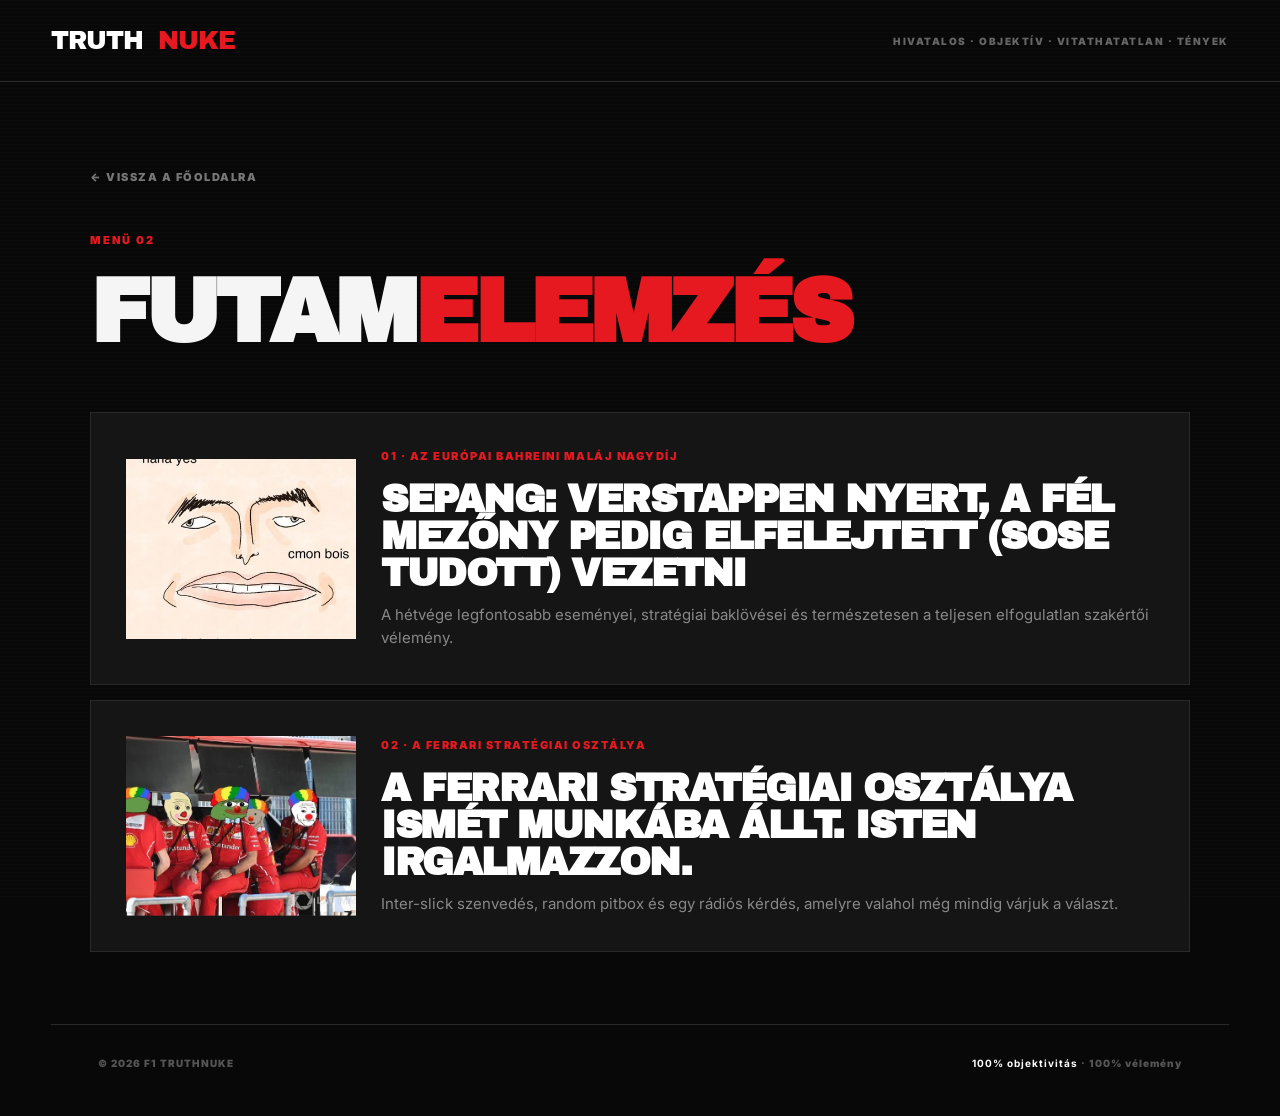
<file: futamelemzes.html>
<!DOCTYPE html>
<html lang="hu">

<head>

    <meta charset="UTF-8">

    <meta name="viewport" content="width=device-width, initial-scale=1.0">

    <title>Futamelemzés | TRUTHNUKE</title>

    <link rel="stylesheet" href="style.css">

</head>


<body>


<header class="topbar">

    <div class="nav wrap">

        <a href="index.html" class="logo">
            TRUTH<span>NUKE</span>
        </a>

        <div class="tagline">
            HIVATALOS · OBJEKTÍV · VITATHATATLAN · TÉNYEK
        </div>

    </div>

</header>



<main class="page">

    <a href="index.html" class="back">
        ← VISSZA A FŐOLDALRA
    </a>


    <div class="eyebrow">
        MENÜ 02
    </div>


    <h1>
        Futam<span>elemzés</span>
    </h1>


    <section class="articles">


        <a href="sepang.html" class="article">

            <div class="article-media">
                <img src="images/hahayes.jpg" alt="Verstappen Sepangban" class="article-image">
            </div>

            <div class="article-content">

            <div class="article-number">
                01 · AZ EURÓPAI BAHREINI MALÁJ NAGYDÍJ
            </div>

            <h2>
                Sepang: Verstappen nyert, a fél mezőny pedig elfelejtett (sose tudott) vezetni
            </h2>

            <p>
                A hétvége legfontosabb eseményei, stratégiai baklövései
                és természetesen a teljesen elfogulatlan szakértői vélemény.
            </p>

            </div>

        </a>



        <a href="ferrari.html" class="article">

            <div class="article-media">
                <img src="images/rari.jpg" alt="Ferrari" class="article-image">
            </div>

            <div class="article-content">

            <div class="article-number">
                02 · A FERRARI STRATÉGIAI OSZTÁLYA
            </div>

            <h2>
                A Ferrari stratégiai osztálya ismét munkába állt. Isten irgalmazzon.
            </h2>

            <p>
                Inter-slick szenvedés, random pitbox és egy rádiós kérdés,
                amelyre valahol még mindig várjuk a választ.
            </p>

            </div>

        </a>


    </section>


</main>



<footer>

    <div class="wrap footer-inner">

        <span>
            © 2026 F1 TRUTHNUKE
        </span>

        <span>
            <strong>100% objektivitás</strong> · 100% vélemény
        </span>

    </div>

</footer>


</body>
</html>
</file>
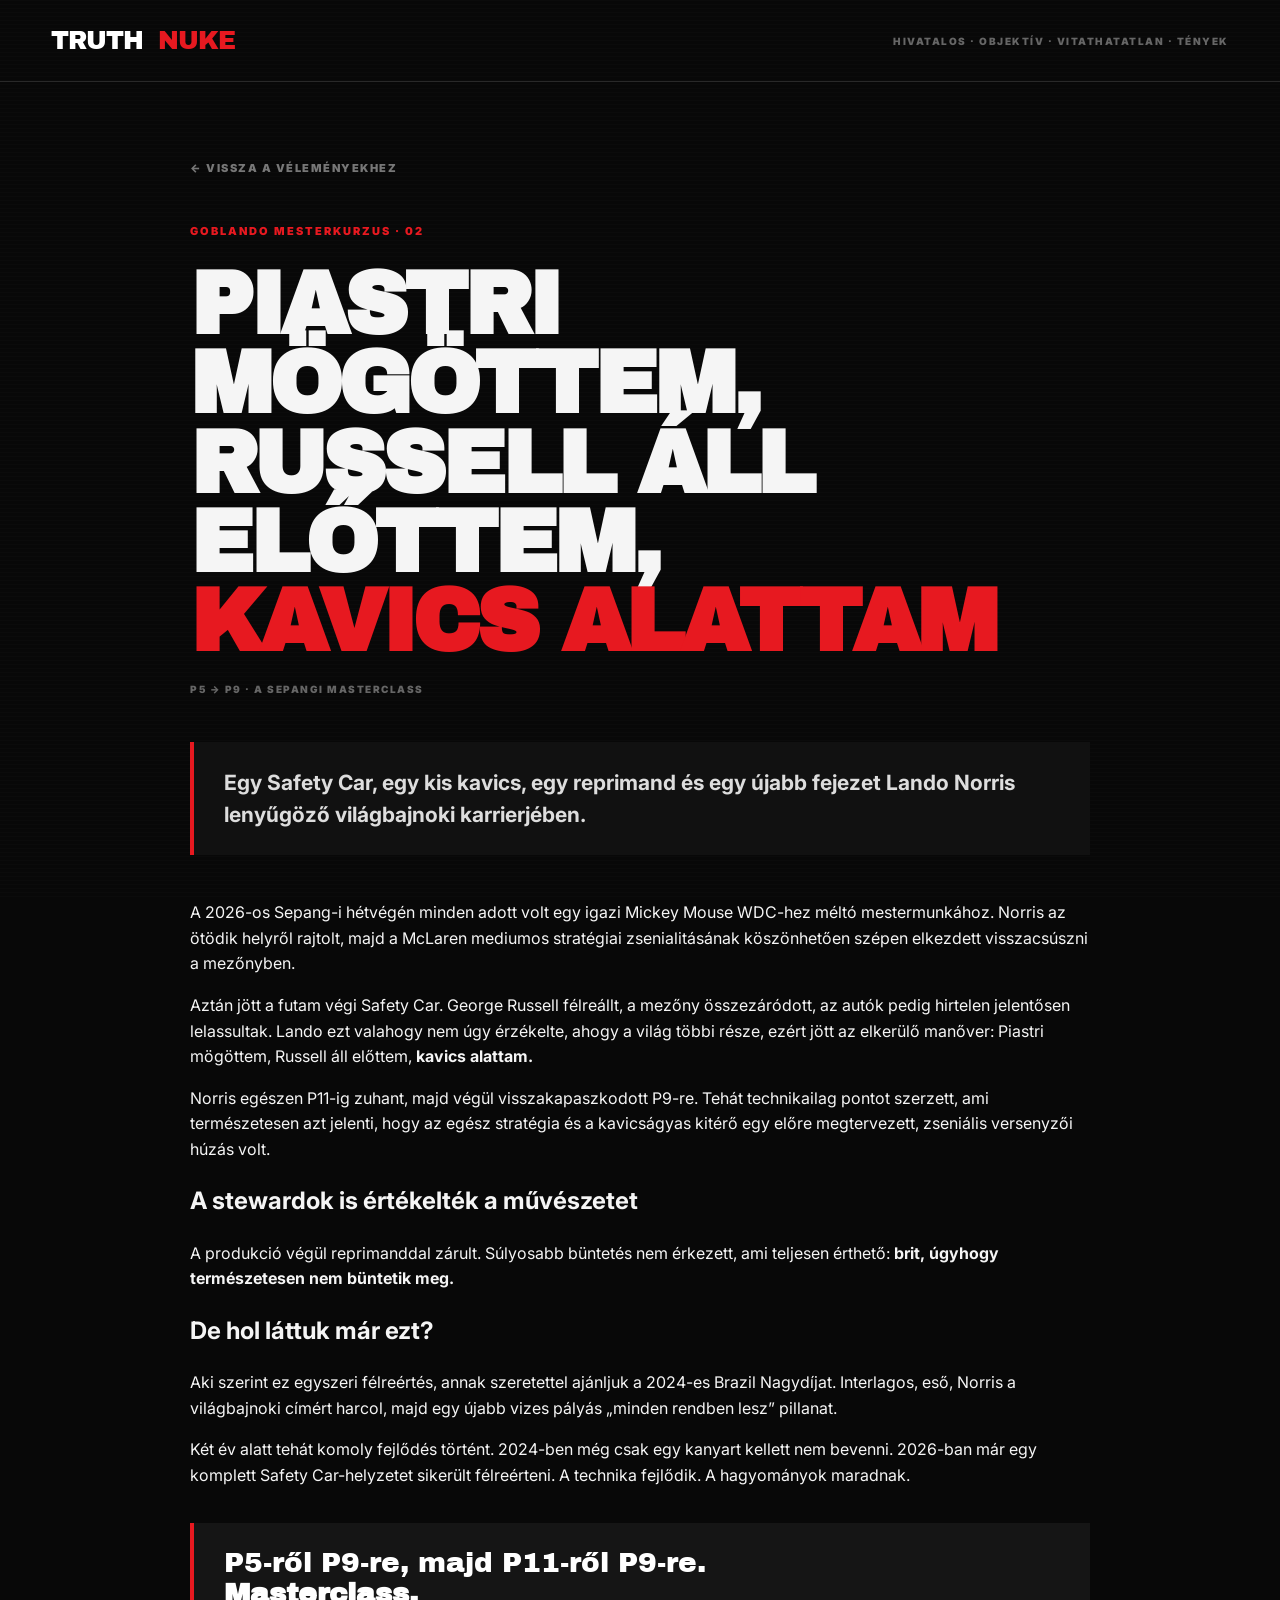
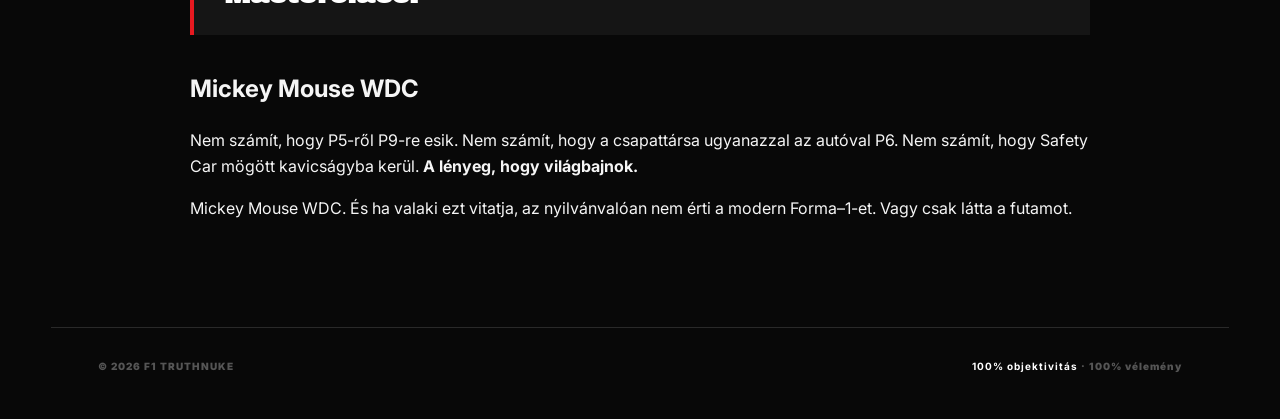
<file: norris.html>
<!DOCTYPE html>
<html lang="hu">
<head>
    <meta charset="UTF-8">
    <meta name="viewport" content="width=device-width, initial-scale=1.0">
    <title>Norris és a Safety Car | TRUTHNUKE</title>
    <link rel="stylesheet" href="style.css">
</head>
<body>

<header class="topbar">
    <div class="nav wrap">
        <a href="index.html" class="logo">TRUTH<span>NUKE</span></a>
        <div class="tagline">HIVATALOS · OBJEKTÍV · VITATHATATLAN · TÉNYEK</div>
    </div>
</header>

<main class="page article-page">
    <a href="velemenyek.html" class="back">← VISSZA A VÉLEMÉNYEKHEZ</a>

    <div class="eyebrow">Goblando mesterkurzus · 02</div>

    <h1>
        Piastri mögöttem,<br>
        Russell áll előttem,<br>
        <span>kavics alattam</span>
    </h1>

    <p class="article-meta">P5 → P9 · A SEPANGI MASTERCLASS</p>

    <div class="article-lead">
        Egy Safety Car, egy kis kavics, egy reprimand és egy újabb fejezet Lando Norris lenyűgöző világbajnoki karrierjében.
    </div>

    <p>
        A 2026-os Sepang-i hétvégén minden adott volt egy igazi Mickey Mouse WDC-hez méltó mestermunkához.
        Norris az ötödik helyről rajtolt, majd a McLaren mediumos stratégiai zsenialitásának köszönhetően
        szépen elkezdett visszacsúszni a mezőnyben.
    </p>

    <p>
        Aztán jött a futam végi Safety Car. George Russell félreállt, a mezőny összezáródott,
        az autók pedig hirtelen jelentősen lelassultak.
        Lando ezt valahogy nem úgy érzékelte, ahogy a világ többi része, ezért jött az elkerülő manőver:
        Piastri mögöttem, Russell áll előttem, <strong>kavics alattam.</strong>
    </p>

    <p>
        Norris egészen P11-ig zuhant, majd végül visszakapaszkodott P9-re.
        Tehát technikailag pontot szerzett, ami természetesen azt jelenti, hogy az egész stratégia
        és a kavicságyas kitérő egy előre megtervezett, zseniális versenyzői húzás volt.
    </p>

    <h2>A stewardok is értékelték a művészetet</h2>

    <p>
        A produkció végül reprimanddal zárult. Súlyosabb büntetés nem érkezett,
        ami teljesen érthető: <strong>brit, úgyhogy természetesen nem büntetik meg.</strong>
    </p>

    <h2>De hol láttuk már ezt?</h2>

    <p>
        Aki szerint ez egyszeri félreértés, annak szeretettel ajánljuk a 2024-es Brazil Nagydíjat.
        Interlagos, eső, Norris a világbajnoki címért harcol, majd egy újabb vizes pályás
        „minden rendben lesz” pillanat.
    </p>

    <p>
        Két év alatt tehát komoly fejlődés történt. 2024-ben még csak egy kanyart kellett
        nem bevenni. 2026-ban már egy komplett Safety Car-helyzetet sikerült félreérteni.
        A technika fejlődik. A hagyományok maradnak.
    </p>

    <blockquote>
        P5-ről P9-re, majd P11-ről P9-re.<br>
        <strong>Masterclass.</strong>
    </blockquote>

    <h2>Mickey Mouse WDC</h2>

    <p>
        Nem számít, hogy P5-ről P9-re esik. Nem számít, hogy a csapattársa ugyanazzal az autóval
        P6. Nem számít, hogy Safety Car mögött kavicságyba kerül.
        <strong>A lényeg, hogy világbajnok.</strong>
    </p>

    <p>
        Mickey Mouse WDC. És ha valaki ezt vitatja, az nyilvánvalóan nem érti a modern Forma–1-et.
        Vagy csak látta a futamot.
    </p>
</main>

<footer>
    <div class="wrap footer-inner">
        <span>© 2026 F1 TRUTHNUKE</span>
        <span><strong>100% objektivitás</strong> · 100% vélemény</span>
    </div>
</footer>

</body>
</html>
</file>
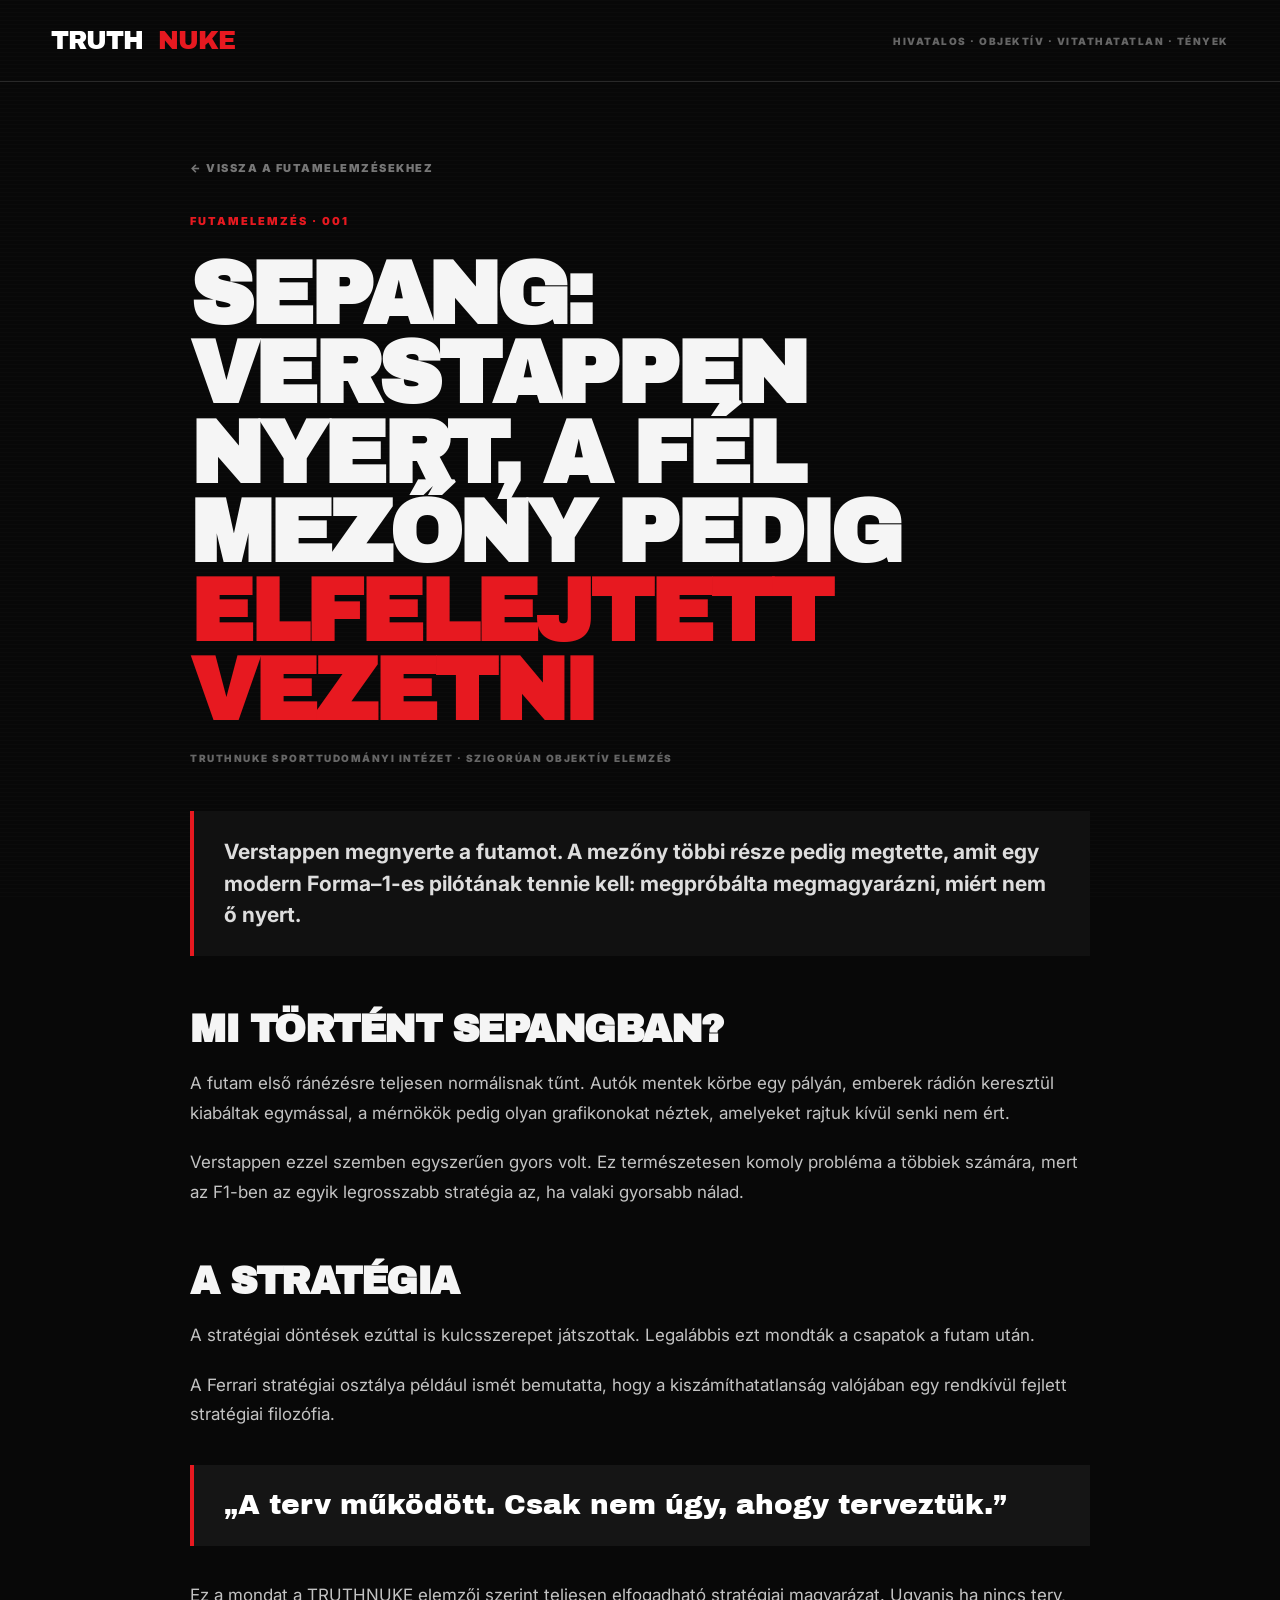
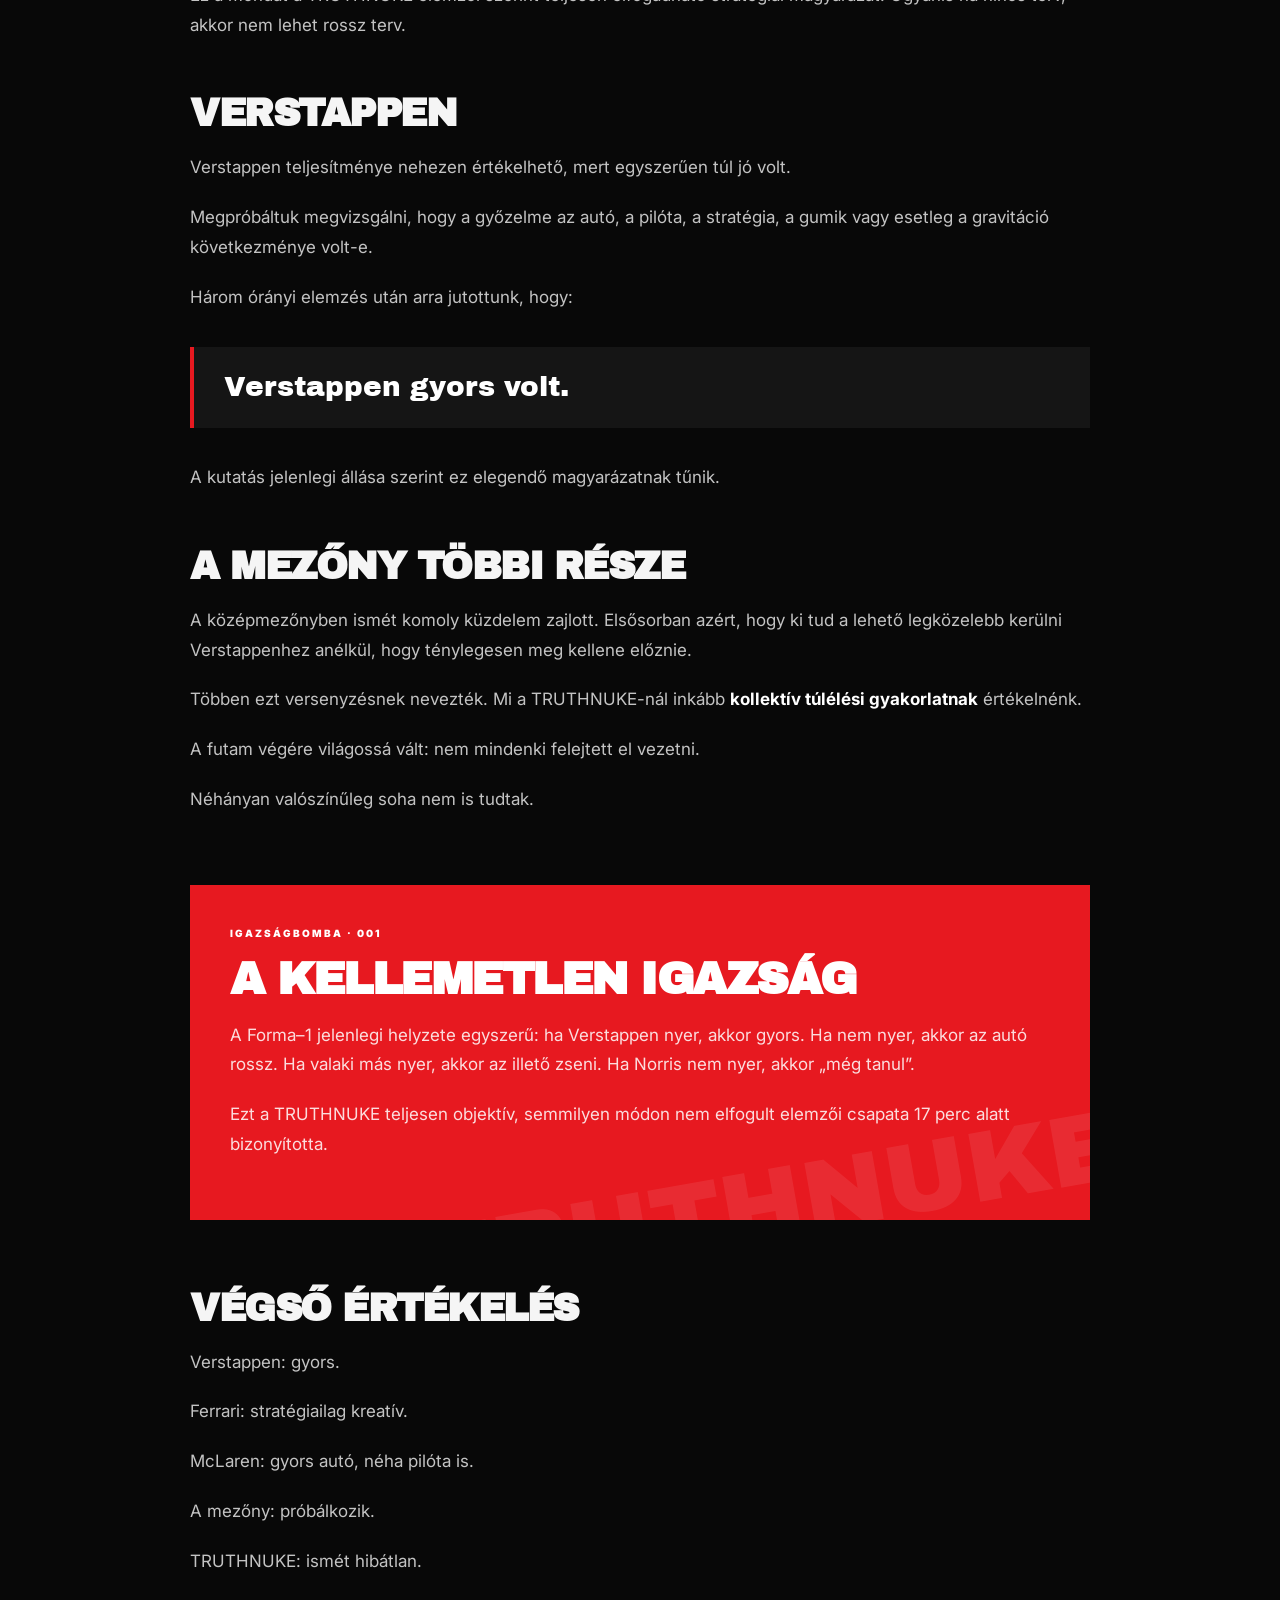
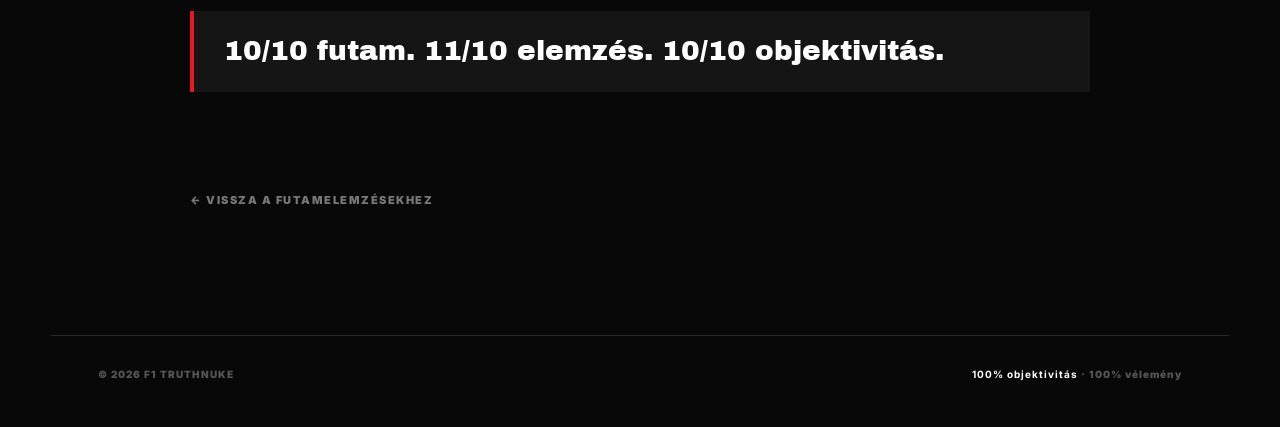
<file: sepang.html>
<!DOCTYPE html>
<html lang="hu">
<head>
<meta charset="UTF-8">
<meta name="viewport" content="width=device-width, initial-scale=1.0">
<title>Sepang | Futamelemzés | TRUTHNUKE</title>
<link rel="stylesheet" href="style.css">
</head>
<body>
<header class="topbar">
<div class="nav wrap">
<a href="index.html" class="logo">TRUTH<span>NUKE</span></a>
<div class="tagline">HIVATALOS · OBJEKTÍV · VITATHATATLAN · TÉNYEK</div>
</div>
</header>
<main class="article-page">
<a href="futamelemzes.html" class="back">← VISSZA A FUTAMELEMZÉSEKHEZ</a>
<div class="eyebrow">FUTAMELEMZÉS · 001</div>
<h1>Sepang: Verstappen nyert, a fél mezőny pedig <span>elfelejtett vezetni</span></h1>
<div class="article-meta">TRUTHNUKE SPORTTUDOMÁNYI INTÉZET · SZIGORÚAN OBJEKTÍV ELEMZÉS</div>
<div class="article-lead">Verstappen megnyerte a futamot. A mezőny többi része pedig megtette, amit egy modern Forma–1-es pilótának tennie kell: megpróbálta megmagyarázni, miért nem ő nyert.</div>
<section>
<h2>Mi történt Sepangban?</h2>
<p>A futam első ránézésre teljesen normálisnak tűnt. Autók mentek körbe egy pályán, emberek rádión keresztül kiabáltak egymással, a mérnökök pedig olyan grafikonokat néztek, amelyeket rajtuk kívül senki nem ért.</p>
<p>Verstappen ezzel szemben egyszerűen gyors volt. Ez természetesen komoly probléma a többiek számára, mert az F1-ben az egyik legrosszabb stratégia az, ha valaki gyorsabb nálad.</p>
</section>
<section>
<h2>A stratégia</h2>
<p>A stratégiai döntések ezúttal is kulcsszerepet játszottak. Legalábbis ezt mondták a csapatok a futam után.</p>
<p>A Ferrari stratégiai osztálya például ismét bemutatta, hogy a kiszámíthatatlanság valójában egy rendkívül fejlett stratégiai filozófia.</p>
<blockquote>„A terv működött. Csak nem úgy, ahogy terveztük.”</blockquote>
<p>Ez a mondat a TRUTHNUKE elemzői szerint teljesen elfogadható stratégiai magyarázat. Ugyanis ha nincs terv, akkor nem lehet rossz terv.</p>
</section>
<section>
<h2>Verstappen</h2>
<p>Verstappen teljesítménye nehezen értékelhető, mert egyszerűen túl jó volt.</p>
<p>Megpróbáltuk megvizsgálni, hogy a győzelme az autó, a pilóta, a stratégia, a gumik vagy esetleg a gravitáció következménye volt-e.</p>
<p>Három órányi elemzés után arra jutottunk, hogy:</p>
<blockquote>Verstappen gyors volt.</blockquote>
<p>A kutatás jelenlegi állása szerint ez elegendő magyarázatnak tűnik.</p>
</section>
<section>
<h2>A mezőny többi része</h2>
<p>A középmezőnyben ismét komoly küzdelem zajlott. Elsősorban azért, hogy ki tud a lehető legközelebb kerülni Verstappenhez anélkül, hogy ténylegesen meg kellene előznie.</p>
<p>Többen ezt versenyzésnek nevezték. Mi a TRUTHNUKE-nál inkább <strong>kollektív túlélési gyakorlatnak</strong> értékelnénk.</p>
<p>A futam végére világossá vált: nem mindenki felejtett el vezetni.</p>
<p>Néhányan valószínűleg soha nem is tudtak.</p>
</section>
<section class="truth-bomb-article">
<div class="article-bomb-number">IGAZSÁGBOMBA · 001</div>
<h2>A kellemetlen igazság</h2>
<p>A Forma–1 jelenlegi helyzete egyszerű: ha Verstappen nyer, akkor gyors. Ha nem nyer, akkor az autó rossz. Ha valaki más nyer, akkor az illető zseni. Ha Norris nem nyer, akkor „még tanul”.</p>
<p>Ezt a TRUTHNUKE teljesen objektív, semmilyen módon nem elfogult elemzői csapata 17 perc alatt bizonyította.</p>
</section>
<section>
<h2>Végső értékelés</h2>
<p>Verstappen: gyors.</p>
<p>Ferrari: stratégiailag kreatív.</p>
<p>McLaren: gyors autó, néha pilóta is.</p>
<p>A mezőny: próbálkozik.</p>
<p>TRUTHNUKE: ismét hibátlan.</p>
<blockquote>10/10 futam. 11/10 elemzés. 10/10 objektivitás.</blockquote>
</section>
<a href="futamelemzes.html" class="back article-back">← VISSZA A FUTAMELEMZÉSEKHEZ</a>
</main>
<footer>
<div class="wrap footer-inner">
<span>© 2026 F1 TRUTHNUKE</span>
<span><strong>100% objektivitás</strong> · 100% vélemény</span>
</div>
</footer>
</body>
</html>
</file>
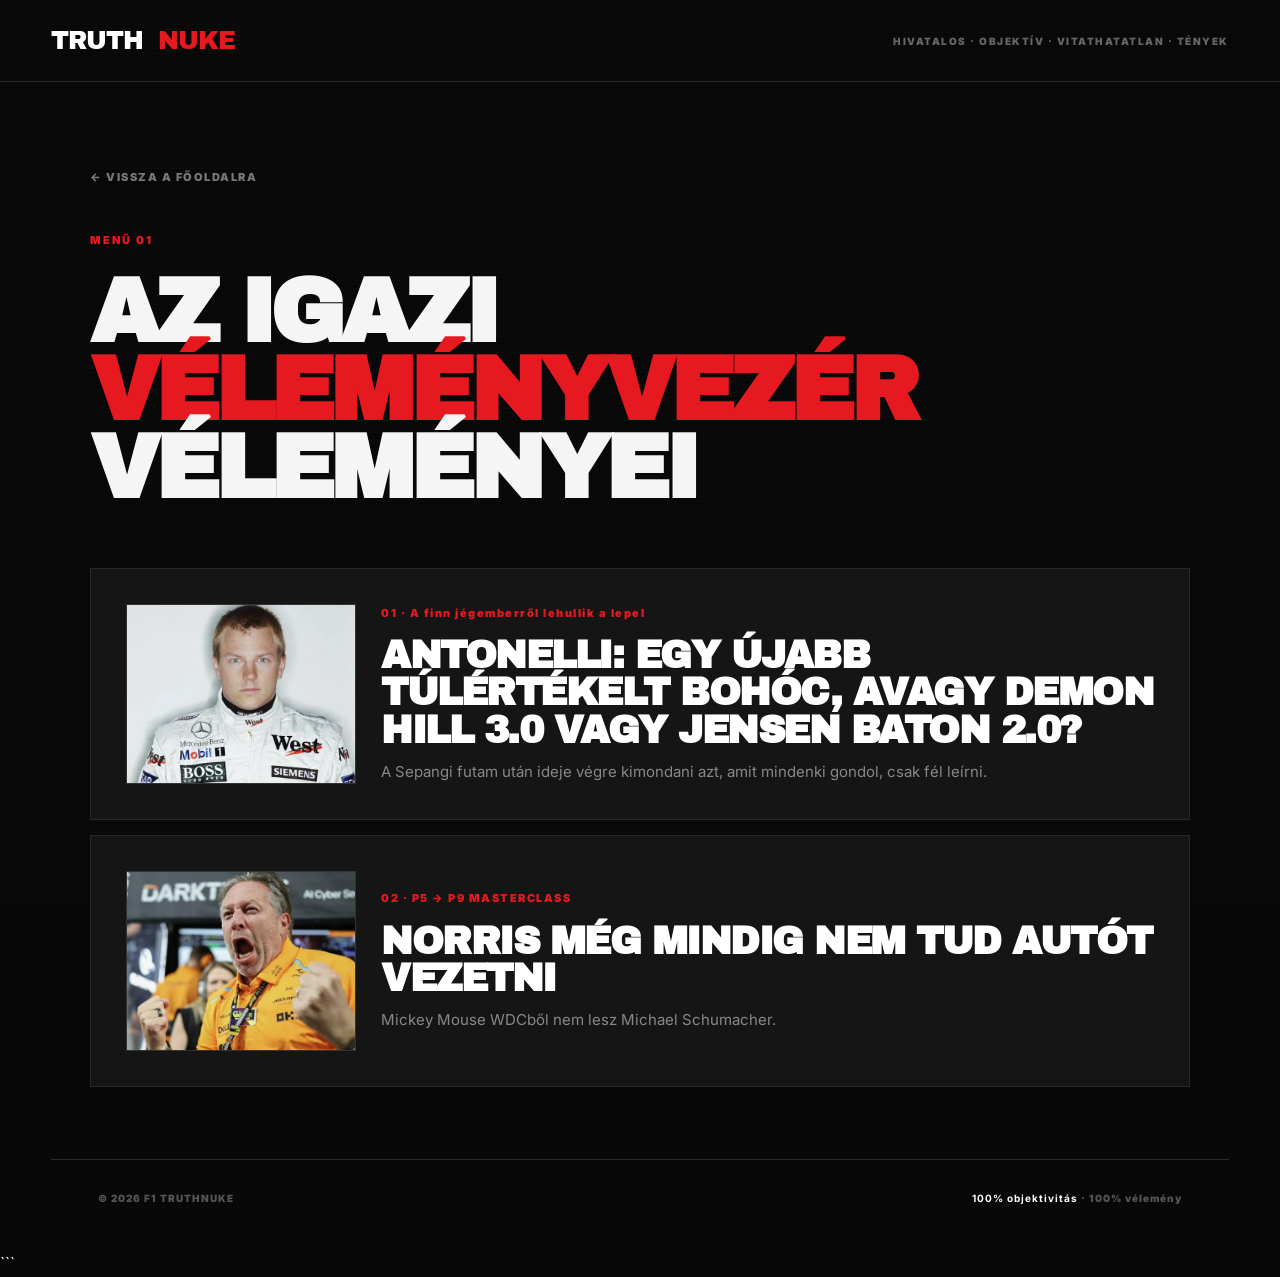
<file: velemenyek.html>
<!DOCTYPE html>
<html lang="hu">

<head>

    <meta charset="UTF-8">

    <meta name="viewport" content="width=device-width, initial-scale=1.0">

    <title>Vélemények | TRUTHNUKE</title>

    <link rel="stylesheet" href="style.css">



<style>
.page .article {
    display: grid;
    grid-template-columns: 230px 1fr;
    gap: 28px;
    align-items: center;
}

.page .article-image {
    width: 230px;
    height: 180px;
    object-fit: cover;
    display: block;
    border: 1px solid #333;
}

.page .article-content {
    min-width: 0;
}

@media (max-width: 750px) {
    .page .article {
        grid-template-columns: 1fr;
        gap: 20px;
    }

    .page .article-image {
        width: 100%;
        height: 220px;
    }
}
</style>

</head>


<body>


<header class="topbar">

    <div class="nav wrap">

        <a href="index.html" class="logo">
            TRUTH<span>NUKE</span>
        </a>

        <div class="tagline">
            HIVATALOS · OBJEKTÍV · VITATHATATLAN · TÉNYEK
        </div>

    </div>

</header>



<main class="page">

    <a href="index.html" class="back">
        ← VISSZA A FŐOLDALRA
    </a>


    <div class="eyebrow">
        MENÜ 01
    </div>


    <h1>
        Az igazi<br>
        <span>véleményvezér</span><br>
        véleményei
    </h1>


    <section class="articles">


       <a href="antonelli.html" class="article">

            <img src="images/gimi.jpg" alt="Antonelli" class="article-image">

            <div class="article-content">

            <div class="article-number">
                01 · A finn jégemberről lehullik a lepel
            </div>

            <h2>
                Antonelli: Egy újabb túlértékelt bohóc,
                avagy Demon Hill 3.0 vagy Jensen Baton 2.0?
            </h2>

            <p>
                A Sepangi futam után ideje végre kimondani azt,
                amit mindenki gondol, csak fél leírni.
            </p>

            </div>

        </a>



        <a href="norris.html" class="article">

            <img src="images/fatb.jpg" alt="Norris" class="article-image">

            <div class="article-content">

            <div class="article-number">
                02 · P5 → P9 MASTERCLASS
            </div>

            <h2>
                Norris még mindig nem tud autót vezetni
            </h2>

            <p>
                Mickey Mouse WDCből nem lesz Michael Schumacher.
            </p>

            </div>

        </a>


    </section>


</main>



<footer>

    <div class="wrap footer-inner">

        <span>
            © 2026 F1 TRUTHNUKE
        </span>

        <span>
            <strong>100% objektivitás</strong> · 100% vélemény
        </span>

    </div>

</footer>


</body>
</html>
```
</file>
<file: style.css>
@import url('https://fonts.googleapis.com/css2?family=Archivo+Black&family=Inter:wght@400;500;700;900&display=swap');

*{box-sizing:border-box}
html{scroll-behavior:smooth}
body{margin:0;min-height:100vh;background:#080808;color:#f5f5f5;font-family:"Inter",Arial,sans-serif;line-height:1.6;overflow-x:hidden}
body::before{content:"";position:fixed;inset:0;pointer-events:none;opacity:.035;background:repeating-linear-gradient(0deg,transparent 0,transparent 3px,#fff 4px);z-index:0}
.wrap{width:min(1500px,92%);margin:0 auto}
.topbar{height:82px;border-bottom:1px solid #292929;position:relative;z-index:10}
.nav{height:100%;display:flex;align-items:center;justify-content:space-between}
.logo{color:#fff;text-decoration:none;font-family:"Archivo Black",Impact,sans-serif;font-size:25px;letter-spacing:-1px;display:flex;align-items:center;gap:10px;white-space:nowrap}
.logo span{color:#e71920;margin-left:5px}
.logo-image{width:48px;height:48px;object-fit:contain;display:block;border:0;border-radius:3px;flex-shrink:0;transition:transform .2s ease,filter .2s ease}
.logo:hover .logo-image{transform:scale(1.08) rotate(-3deg);filter:brightness(1.15)}
.tagline{color:#666;font-size:10px;font-weight:900;letter-spacing:1.5px;text-align:right}
.hero{padding:9vh 0 7vh;position:relative;z-index:1;width:min(1500px,92%);margin:0 auto}
.eyebrow{color:#e71920;margin-bottom:25px;font-size:11px;font-weight:900;letter-spacing:2px;text-transform:uppercase}
.hero-main{display:grid;grid-template-columns:minmax(280px,1fr) minmax(420px,600px) minmax(260px,340px);align-items:center;gap:35px}
.hero-text{min-width:0}
h1{margin:0;font-family:"Archivo Black",Impact,sans-serif;font-size:clamp(55px,5.5vw,100px);line-height:.87;letter-spacing:-5px;text-transform:uppercase}
h1 span{color:#e71920}
.intro{margin:35px 0 0;color:#999;font-size:19px;line-height:1.5}
.intro strong{color:#fff}
.hero-image{min-width:0}
.hero-photo{width:100%;max-width:600px;height:553px;object-fit:cover;display:block;border:1px solid #292929;cursor:pointer;transition:transform .25s ease,filter .25s ease}
.hero-photo:hover{transform:scale(1.015);filter:brightness(1.08)}
.truth-bombs{width:100%;height:553px;background:#111;border:1px solid #292929;padding:24px;overflow:hidden;display:flex;flex-direction:column}
.truth-title{margin:0 0 18px;padding-bottom:15px;border-bottom:1px solid #333;color:#fff;font-family:"Archivo Black",Impact,sans-serif;font-size:25px;line-height:.95;text-transform:uppercase}
.truth-title span{color:#e71920}
.bomb-list{display:flex;flex-direction:column;gap:9px;overflow-y:auto;padding-right:3px;min-height:0}
.bomb-list::-webkit-scrollbar{width:4px}.bomb-list::-webkit-scrollbar-track{background:#181818}.bomb-list::-webkit-scrollbar-thumb{background:#e71920}
.bomb{display:block;padding:13px 14px;background:#181818;border-left:3px solid #e71920;color:#ddd;text-decoration:none;font-size:13px;font-weight:700;line-height:1.35;transition:background .2s ease,color .2s ease,transform .2s ease}
.bomb:hover{background:#e71920;color:#fff;transform:translateX(5px)}
.bomb-number{display:block;margin-bottom:4px;color:#e71920;font-size:9px;font-weight:900;letter-spacing:1px}
.bomb:hover .bomb-number{color:#fff}
.menu{margin-top:65px;display:grid;grid-template-columns:1fr 1fr;gap:15px}
.menu-card{min-height:300px;padding:30px;position:relative;overflow:hidden;color:#fff;text-decoration:none;display:flex;flex-direction:column;justify-content:space-between;transition:transform .2s ease,filter .2s ease}
.menu-card:hover{transform:translateY(-7px);filter:brightness(1.12)}
.menu-card.red{background:#e71920}.menu-card.black{background:#151515;border:1px solid #333}
.card-number{font-size:13px;font-weight:900;opacity:.65}
.card-content{position:relative;z-index:2}
.card-content h2{max-width:650px;margin:0 0 18px;font-family:"Archivo Black",Impact,sans-serif;font-size:clamp(27px,3vw,44px);line-height:.95;letter-spacing:-2px;text-transform:uppercase}
.card-content p{max-width:560px;margin:0;color:rgba(255,255,255,.7);font-size:15px;line-height:1.5}
.arrow{position:absolute;right:25px;bottom:15px;font-size:45px;font-weight:900;z-index:2}
.page{width:min(1100px,92%);margin:0 auto;padding:9vh 0 8vh;position:relative;z-index:1}
.page .eyebrow{margin-top:10px;margin-bottom:25px}
.page h1{margin:0;font-family:"Archivo Black",Impact,sans-serif;font-size:clamp(50px,7vw,95px);line-height:.87;letter-spacing:-5px;text-transform:uppercase}
.page h1 span{color:#e71920}
.back{display:inline-block;margin-bottom:35px;color:#777;text-decoration:none;font-size:11px;font-weight:900;letter-spacing:1.5px;transition:color .2s ease,transform .2s ease}
.back:hover{color:#fff;transform:translateX(-4px)}
.page .articles{margin-top:60px;display:grid;grid-template-columns:1fr;gap:15px}
.page .article{display:block;padding:35px;background:#151515;border:1px solid #292929;color:#fff;text-decoration:none;transition:transform .2s ease,background .2s ease,border-color .2s ease}
.page .article:hover{background:#e71920;border-color:#e71920;transform:translateX(8px)}
.page .article-number{color:#e71920;font-size:11px;font-weight:900;letter-spacing:1.5px}
.page .article:hover .article-number{color:#fff}
.page .article h2{margin:15px 0 12px;font-family:"Archivo Black",Impact,sans-serif;font-size:clamp(25px,3vw,38px);line-height:.98;letter-spacing:-1.5px;text-transform:uppercase}
.page .article p{max-width:800px;margin:0;color:#888;font-size:15px;line-height:1.5}
.page .article:hover p{color:rgba(255,255,255,.8)}
footer{width:min(1500px,92%);margin:0 auto;padding:30px 0 45px;border-top:1px solid #292929;display:flex;justify-content:space-between;color:#555;font-size:10px;font-weight:900;letter-spacing:1px;position:relative;z-index:1}
.footer-inner{display:flex;justify-content:space-between}
.footer-inner strong{color:#fff}
.article-page{width:min(900px,92%);margin:0 auto;padding:8vh 0 10vh;position:relative;z-index:1}
.article-page h1{margin:20px 0;font-family:"Archivo Black",Impact,sans-serif;font-size:clamp(48px,7vw,88px);line-height:.9;letter-spacing:-4px;text-transform:uppercase}
.article-page h1 span{color:#e71920}
.article-meta{color:#666;font-size:10px;font-weight:900;letter-spacing:1.5px}
.article-lead{margin:45px 0;padding:25px 30px;border-left:4px solid #e71920;background:#111;color:#ddd;font-size:21px;font-weight:700;line-height:1.5}
.article-page section{margin-top:55px}
.article-page section h2{margin:0 0 20px;font-family:"Archivo Black",Impact,sans-serif;font-size:38px;line-height:1;text-transform:uppercase;letter-spacing:-1.5px}
.article-page section p{margin:0 0 20px;color:#c3c3c3;font-size:17px;line-height:1.75}
.article-page section p strong{color:#fff}
.article-page blockquote{margin:35px 0;padding:25px 30px;background:#151515;border-left:4px solid #e71920;color:#fff;font-family:"Archivo Black",Impact,sans-serif;font-size:28px;line-height:1.1}
.truth-bomb-article{margin:70px 0!important;padding:40px;background:#e71920;color:#fff;position:relative;overflow:hidden}
.truth-bomb-article::after{content:"TRUTHNUKE";position:absolute;right:-35px;bottom:-35px;font-family:"Archivo Black",Impact,sans-serif;font-size:100px;line-height:1;opacity:.08;transform:rotate(-10deg)}
.truth-bomb-article h2{position:relative;z-index:1;font-size:45px!important}
.truth-bomb-article p{position:relative;z-index:1;color:rgba(255,255,255,.85)!important}
.article-bomb-number{position:relative;z-index:1;margin-bottom:15px;font-size:10px;font-weight:900;letter-spacing:2px}
.article-back{margin-top:65px}
@media(max-width:1250px){.hero-main{grid-template-columns:minmax(280px,1fr) minmax(380px,500px);gap:30px}.truth-bombs{grid-column:1/-1;height:auto;max-height:350px}.bomb-list{display:grid;grid-template-columns:1fr 1fr;gap:9px;overflow-y:auto}}
@media(max-width:900px){.hero-main{grid-template-columns:1fr 400px;gap:30px}.hero-photo{height:400px}.truth-bombs{grid-column:1/-1;max-height:350px}}
@media(max-width:750px){.topbar{height:68px}.tagline{display:none}.logo{font-size:22px;gap:7px}.logo-image{width:43px;height:43px}.hero{width:92%;padding-top:8vh;padding-bottom:5vh}.hero-main{grid-template-columns:1fr;gap:35px}h1{font-size:65px;letter-spacing:-3px}.hero-photo{width:100%;max-width:100%;height:auto;max-height:553px}.truth-bombs{height:auto;max-height:none;padding:22px}.bomb-list{display:flex;flex-direction:column;overflow:visible}.menu{grid-template-columns:1fr;margin-top:45px}.menu-card{min-height:240px}.card-content h2{font-size:30px}footer{width:92%;flex-direction:column;gap:10px}.footer-inner{flex-direction:column;gap:8px}.page{width:92%;padding-top:7vh}.page h1{font-size:55px;letter-spacing:-3px}.page .articles{margin-top:45px}.page .article{padding:25px}.page .article h2{font-size:28px;letter-spacing:-1px}.page .article p{font-size:14px}.article-page{width:92%;padding-top:6vh}.article-page h1{font-size:52px;letter-spacing:-2px}.article-lead{margin:35px 0;padding:20px;font-size:18px}.article-page section{margin-top:45px}.article-page section h2{font-size:31px}.article-page section p{font-size:16px;line-height:1.65}.article-page blockquote{padding:20px;font-size:23px}.truth-bomb-article{padding:28px 22px}.truth-bomb-article h2{font-size:34px!important}}
@media(max-width:450px){.logo{font-size:20px;gap:5px}.logo-image{width:38px;height:38px}h1{font-size:50px;letter-spacing:-2px}.intro{font-size:17px}.hero-photo{max-height:420px}.truth-bombs{padding:19px}.truth-title{font-size:22px}.bomb{font-size:12px;padding:12px}.menu-card{padding:25px;min-height:220px}.page{padding-top:6vh}.page h1{font-size:47px;letter-spacing:-2px}.page .article{padding:22px}.page .article h2{font-size:24px}.article-page h1{font-size:43px}.article-page section h2{font-size:28px}.article-page section p{font-size:15px}.article-page blockquote{font-size:20px}}





/* =========================
   CIKK KÁRTYA – KÉP MELLETTI SZÖVEG
========================= */

.articles .article {
    display: grid !important;
    grid-template-columns: 230px minmax(0, 1fr) !important;
    gap: 25px !important;
    align-items: center !important;
}

.articles .article-media {
    width: 230px;
    height: 180px;
    overflow: hidden;
}

.articles .article-image {
    width: 100%;
    height: 100%;
    object-fit: cover;
    display: block;
}

.articles .article-content {
    min-width: 0;
}

@media (max-width: 750px) {
    .articles .article {
        grid-template-columns: 1fr !important;
    }

    .articles .article-media {
        width: 100%;
        height: 220px;
    }
}


/* =========================
   FUTAMONKÉNTI ÉRTÉKELÉS – OLDALSÓ FÜL
========================= */

.race-rating-tab {
    position: fixed;
    left: 0;
    top: 50%;
    transform: translateY(-50%);
    z-index: 30;
    width: 54px;
    min-height: 190px;
    padding: 16px 9px;
    background: #e71920;
    color: #fff;
    text-decoration: none;
    display: flex;
    flex-direction: column;
    align-items: center;
    justify-content: center;
    gap: 10px;
    border-right: 1px solid rgba(255,255,255,.2);
    box-shadow: 8px 0 25px rgba(0,0,0,.3);
    transition: width .2s ease, filter .2s ease;
}

.race-rating-tab:hover {
    width: 72px;
    filter: brightness(1.1);
}

.race-rating-icon {
    font-size: 22px;
    line-height: 1;
}

.race-rating-label {
    writing-mode: vertical-rl;
    transform: rotate(180deg);
    font-family: "Archivo Black", Impact, sans-serif;
    font-size: 10px;
    line-height: 1;
    letter-spacing: 1.2px;
    text-align: center;
}

.race-rating-arrow {
    font-size: 20px;
    font-weight: 900;
    line-height: 1;
}

@media (max-width: 750px) {
    .race-rating-tab {
        top: auto;
        bottom: 18px;
        transform: none;
        width: 52px;
        min-height: 52px;
        padding: 10px;
        border: 1px solid #333;
        border-radius: 0 4px 4px 0;
    }

    .race-rating-tab:hover {
        width: 60px;
    }

    .race-rating-label {
        display: none;
    }

    .race-rating-icon {
        font-size: 20px;
    }

    .race-rating-arrow {
        font-size: 16px;
    }
}

/* =========================
   PILÓTAÉRTÉKELÉSEK
========================= */

.rating-page {
    width: min(1200px, 92%);
    margin: 0 auto;
    padding: 9vh 0 10vh;
    position: relative;
    z-index: 1;
}

.rating-header {
    max-width: 900px;
    margin-bottom: 55px;
}

.rating-header h1 {
    margin: 0;
}

.rating-intro {
    max-width: 720px;
    margin: 28px 0 0;
    color: #999;
    font-size: 18px;
}

.rating-race {
    margin-top: 35px;
    border: 1px solid #292929;
    background: #111;
}

.rating-race-head {
    padding: 24px 28px;
    border-bottom: 1px solid #292929;
    display: flex;
    align-items: center;
    justify-content: space-between;
    gap: 20px;
}

.rating-race-number {
    color: #e71920;
    font-size: 10px;
    font-weight: 900;
    letter-spacing: 2px;
}

.rating-race-title {
    margin: 5px 0 0;
    font-family: "Archivo Black", Impact, sans-serif;
    font-size: clamp(24px, 3vw, 38px);
    line-height: .95;
    text-transform: uppercase;
}

.rating-race-subtitle {
    color: #666;
    font-size: 10px;
    font-weight: 900;
    letter-spacing: 1px;
    text-align: right;
}

.driver-ratings {
    display: grid;
    gap: 1px;
    background: #292929;
}

.driver-rating {
    background: #151515;
    padding: 24px 28px;
    display: grid;
    grid-template-columns: 55px minmax(170px, 1fr) 95px minmax(220px, 1.5fr);
    gap: 22px;
    align-items: center;
    transition: background .2s ease, transform .2s ease;
}

.driver-rating:hover {
    background: #1b1b1b;
}

.driver-position {
    color: #555;
    font-family: "Archivo Black", Impact, sans-serif;
    font-size: 24px;
}

.driver-name {
    font-family: "Archivo Black", Impact, sans-serif;
    font-size: 22px;
    line-height: .95;
    text-transform: uppercase;
}

.driver-verdict {
    color: #e71920;
    font-size: 9px;
    font-weight: 900;
    letter-spacing: 1px;
    text-transform: uppercase;
}

.driver-score {
    font-family: "Archivo Black", Impact, sans-serif;
    font-size: 30px;
    text-align: right;
}

.driver-comment {
    color: #999;
    font-size: 13px;
    line-height: 1.45;
}

.rating-legend {
    margin-top: 22px;
    color: #555;
    font-size: 10px;
    font-weight: 900;
    letter-spacing: 1px;
    text-transform: uppercase;
}

@media (max-width: 850px) {
    .driver-rating {
        grid-template-columns: 45px 1fr 75px;
    }

    .driver-comment {
        grid-column: 2 / -1;
    }

    .driver-score {
        font-size: 25px;
    }
}

@media (max-width: 600px) {
    .rating-page {
        padding-top: 7vh;
    }

    .rating-race-head {
        padding: 20px;
        align-items: flex-start;
        flex-direction: column;
    }

    .rating-race-subtitle {
        text-align: left;
    }

    .driver-rating {
        grid-template-columns: 38px 1fr;
        gap: 12px;
        padding: 20px;
    }

    .driver-score {
        grid-column: 2;
        grid-row: 1;
        text-align: right;
    }

    .driver-comment {
        grid-column: 2;
    }
}
</file>
